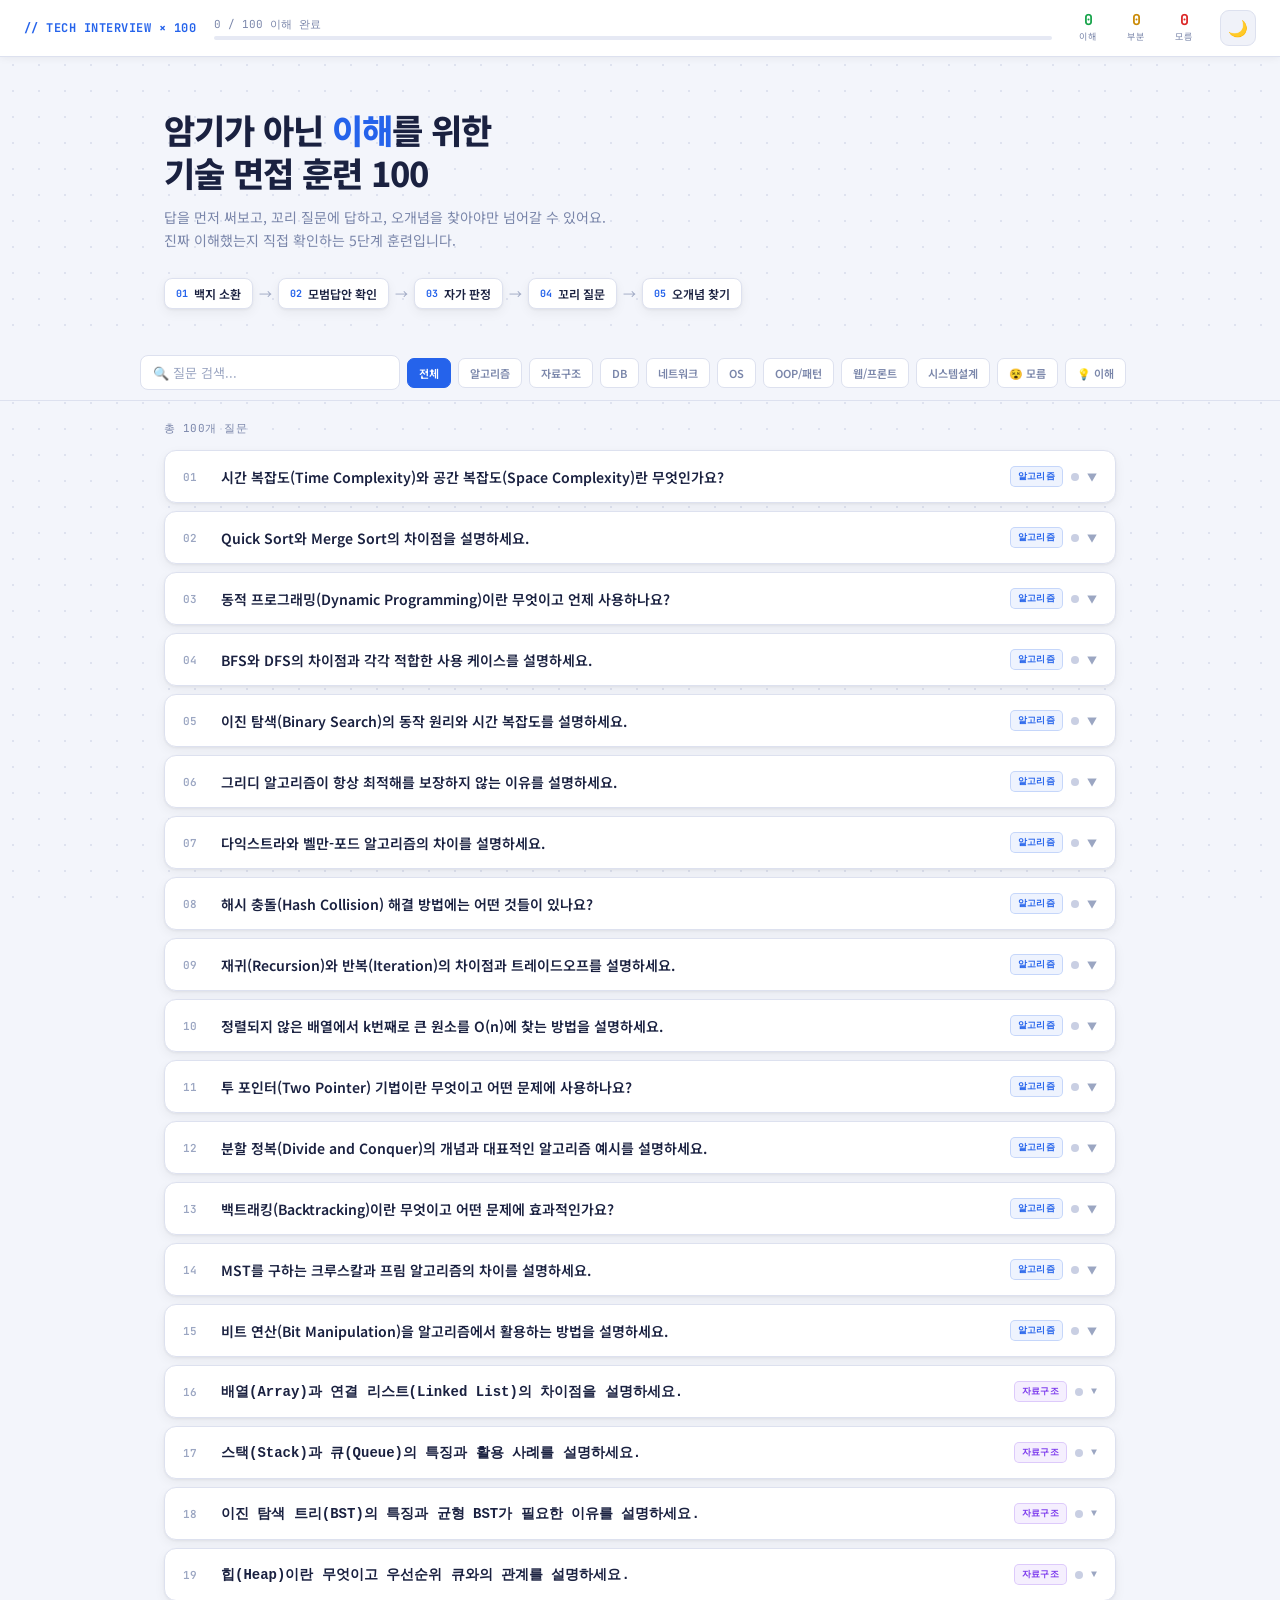
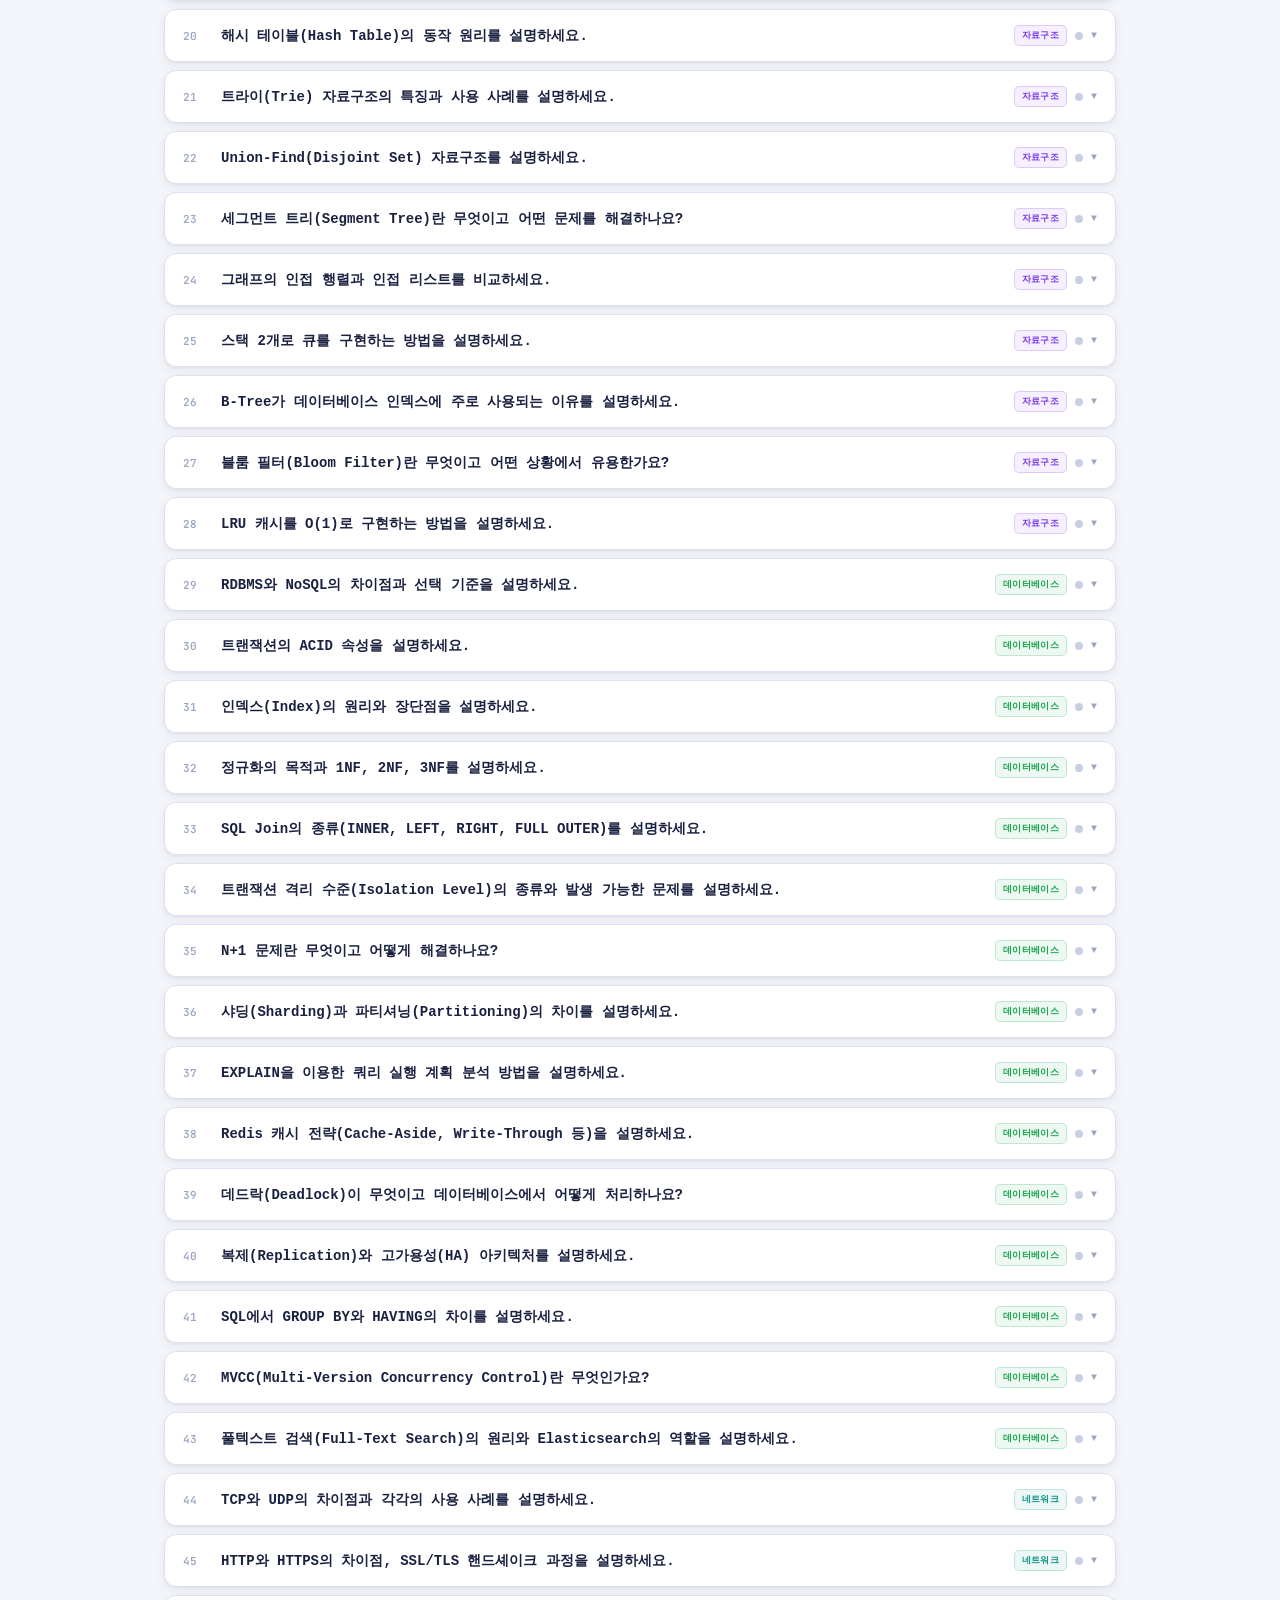
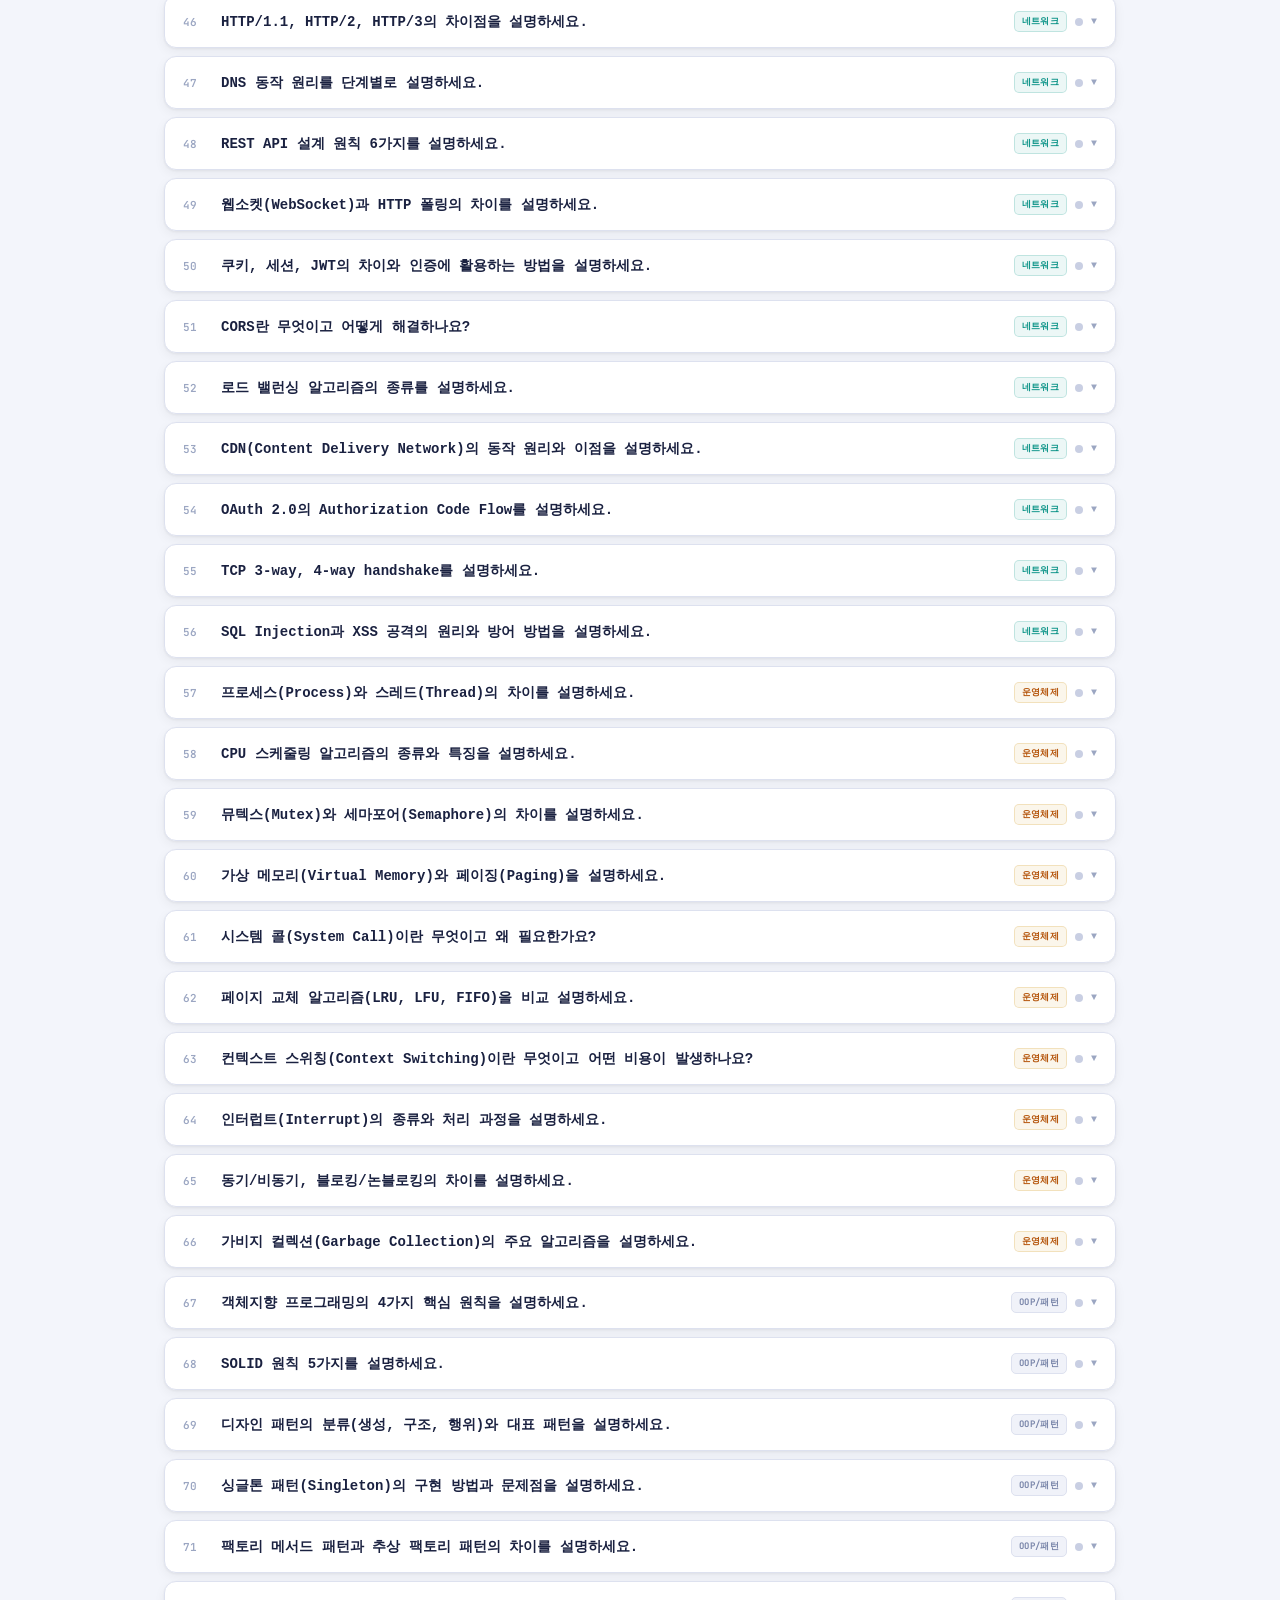
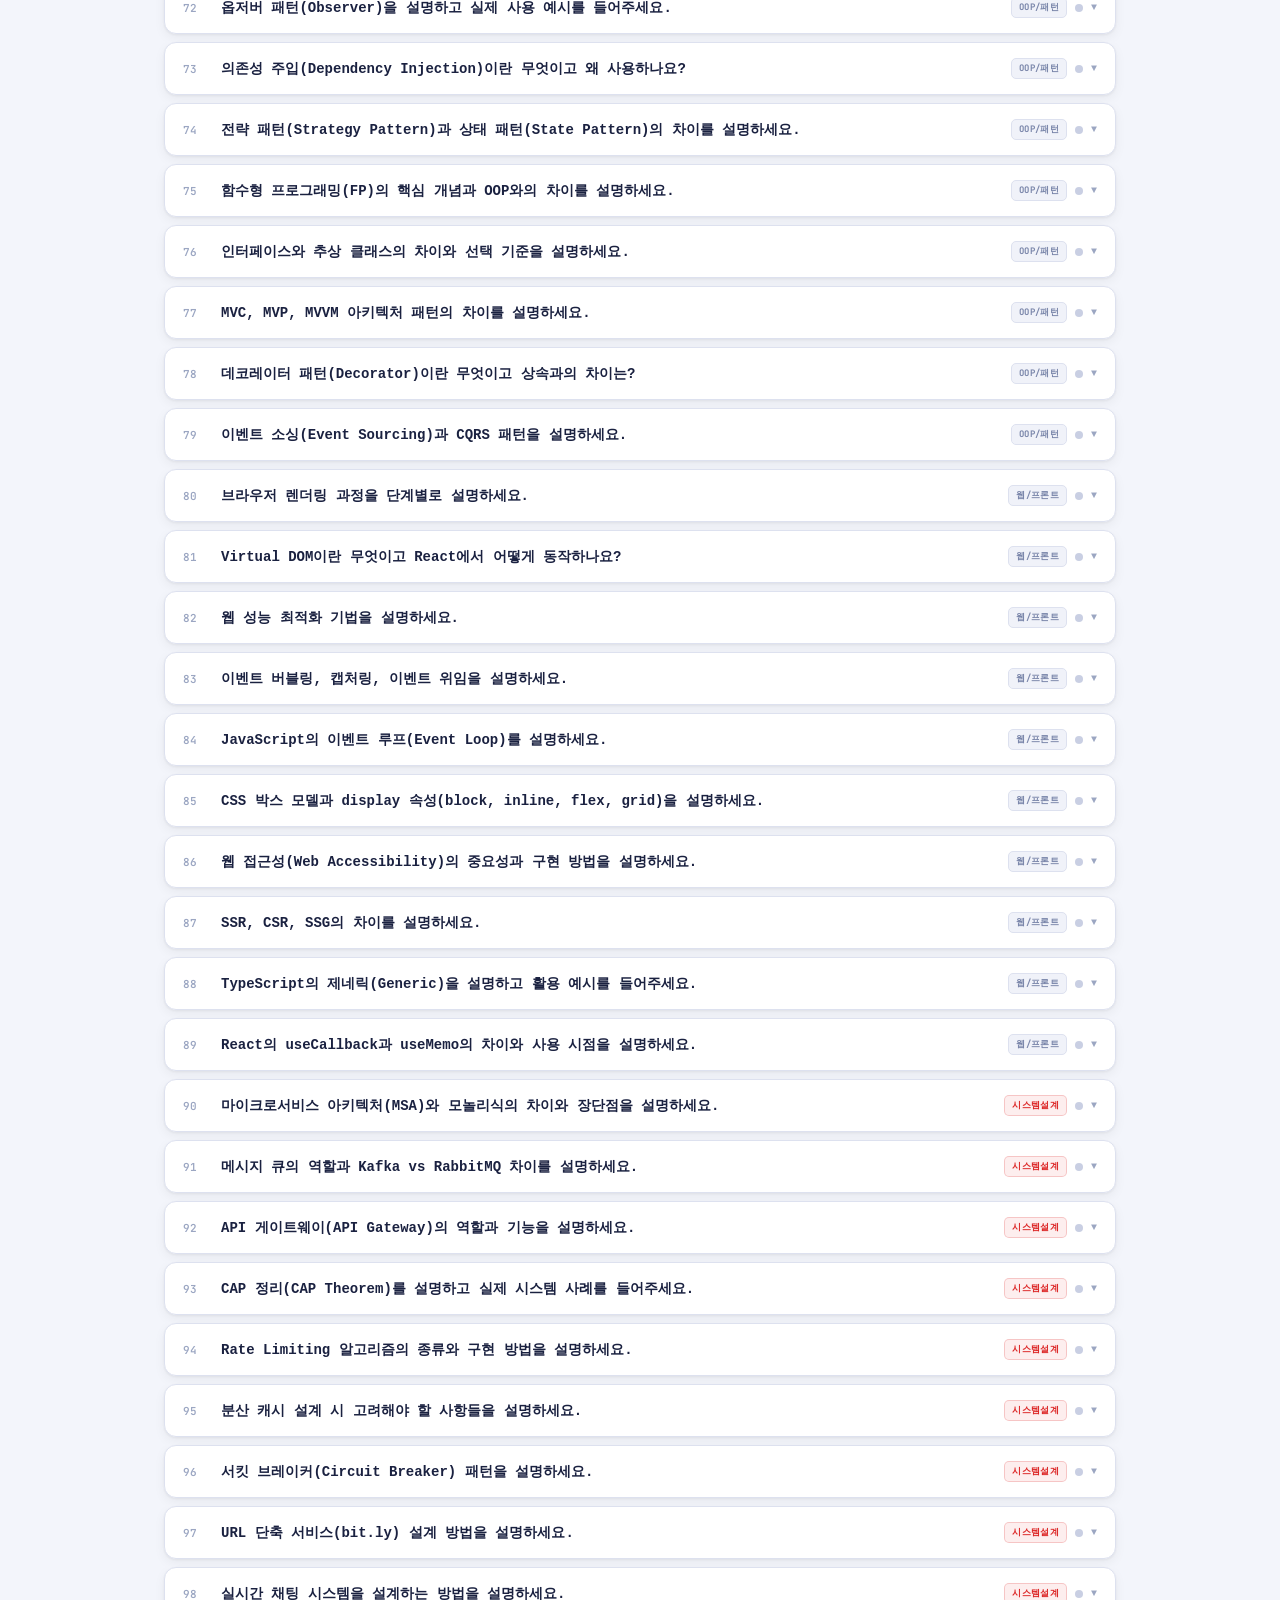
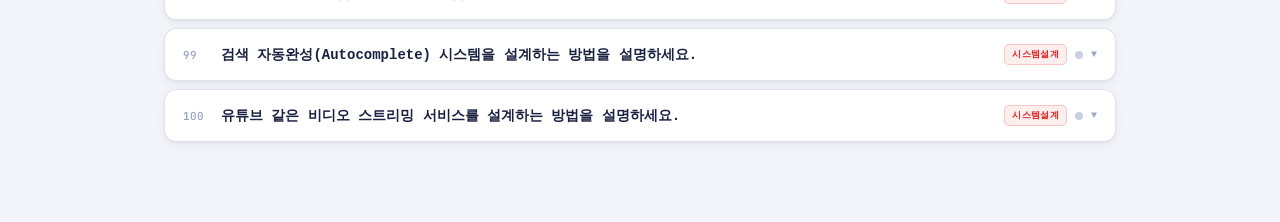
<file: index.html>
<!DOCTYPE html>
<html lang="ko">
<head>
  <meta charset="UTF-8">
  <meta name="viewport" content="width=device-width, initial-scale=1.0">
  <title>기술 면접 훈련 100 | 암기가 아닌 이해를</title>
  <meta name="description" content="100개의 기술 면접 질문을 5단계 이해 검증 시스템으로 훈련하세요. 백지 소환 → 모범답안 → 자가 판정 → 꼬리 질문 → 오개념 찾기">
  <!-- 테마 깜빡임 방지: 스크립트를 head 최상단에 인라인으로 실행 -->
  <script>
    (function() {
      var t = localStorage.getItem('ti_theme') || 'light';
      document.documentElement.setAttribute('data-theme', t);
    })();
  </script>
  <link rel="stylesheet" href="assets/style.css">
</head>
<body>

<!-- ── HEADER ── -->
<header class="header">
  <div class="logo">// TECH INTERVIEW × 100</div>
  <div class="progress-wrap">
    <div class="progress-text"><span id="masteredCount">0</span> / 100 이해 완료</div>
    <div class="progress-bar-bg">
      <div class="progress-bar-fill" id="progressFill" style="width:0%"></div>
    </div>
  </div>
  <div class="header-stats">
    <div class="hstat mastered">
      <div class="hstat-num" id="statMastered">0</div>
      <div class="hstat-label">이해</div>
    </div>
    <div class="hstat partial">
      <div class="hstat-num" id="statPartial">0</div>
      <div class="hstat-label">부분</div>
    </div>
    <div class="hstat unknown">
      <div class="hstat-num" id="statUnknown">0</div>
      <div class="hstat-label">모름</div>
    </div>
  </div>
  <button class="theme-toggle" id="themeBtn" onclick="toggleTheme()" title="다크/라이트 모드 전환">🌙</button>
</header>

<!-- ── HERO ── -->
<section class="hero">
  <h1>암기가 아닌 <em>이해</em>를 위한<br>기술 면접 훈련 100</h1>
  <p>답을 먼저 써보고, 꼬리 질문에 답하고, 오개념을 찾아야만 넘어갈 수 있어요.<br>진짜 이해했는지 직접 확인하는 5단계 훈련입니다.</p>
  <div class="flow-steps">
    <div class="flow-step"><span class="num">01</span> 백지 소환</div>
    <div class="flow-arrow">→</div>
    <div class="flow-step"><span class="num">02</span> 모범답안 확인</div>
    <div class="flow-arrow">→</div>
    <div class="flow-step"><span class="num">03</span> 자가 판정</div>
    <div class="flow-arrow">→</div>
    <div class="flow-step"><span class="num">04</span> 꼬리 질문</div>
    <div class="flow-arrow">→</div>
    <div class="flow-step"><span class="num">05</span> 오개념 찾기</div>
  </div>
</section>

<!-- ── FILTERS ── -->
<div class="filters">
  <div class="filters-inner">
    <input type="text" class="search-input" id="searchInput" placeholder="🔍 질문 검색...">
    <button class="filter-btn active" data-filter="all">전체</button>
    <button class="filter-btn" data-filter="알고리즘">알고리즘</button>
    <button class="filter-btn" data-filter="자료구조">자료구조</button>
    <button class="filter-btn" data-filter="데이터베이스">DB</button>
    <button class="filter-btn" data-filter="네트워크">네트워크</button>
    <button class="filter-btn" data-filter="운영체제">OS</button>
    <button class="filter-btn" data-filter="OOP/패턴">OOP/패턴</button>
    <button class="filter-btn" data-filter="웹/프론트">웹/프론트</button>
    <button class="filter-btn" data-filter="시스템설계">시스템설계</button>
    <button class="filter-btn" data-filter="status-unknown">😵 모름</button>
    <button class="filter-btn" data-filter="status-mastered">💡 이해</button>
  </div>
</div>

<!-- ── QUESTIONS ── -->
<main class="main">
  <div class="results-info" id="resultsInfo">로딩 중...</div>
  <div class="questions-list" id="questionsList"></div>
  <div class="empty-state" id="emptyState" style="display:none">검색 결과가 없어요 🔍</div>
</main>

<div class="toast" id="toast"></div>

<!-- 데이터 → 로직 순서 중요 -->
<script src="assets/data.js"></script>
<script src="assets/app.js"></script>
</body>
</html>
</file>
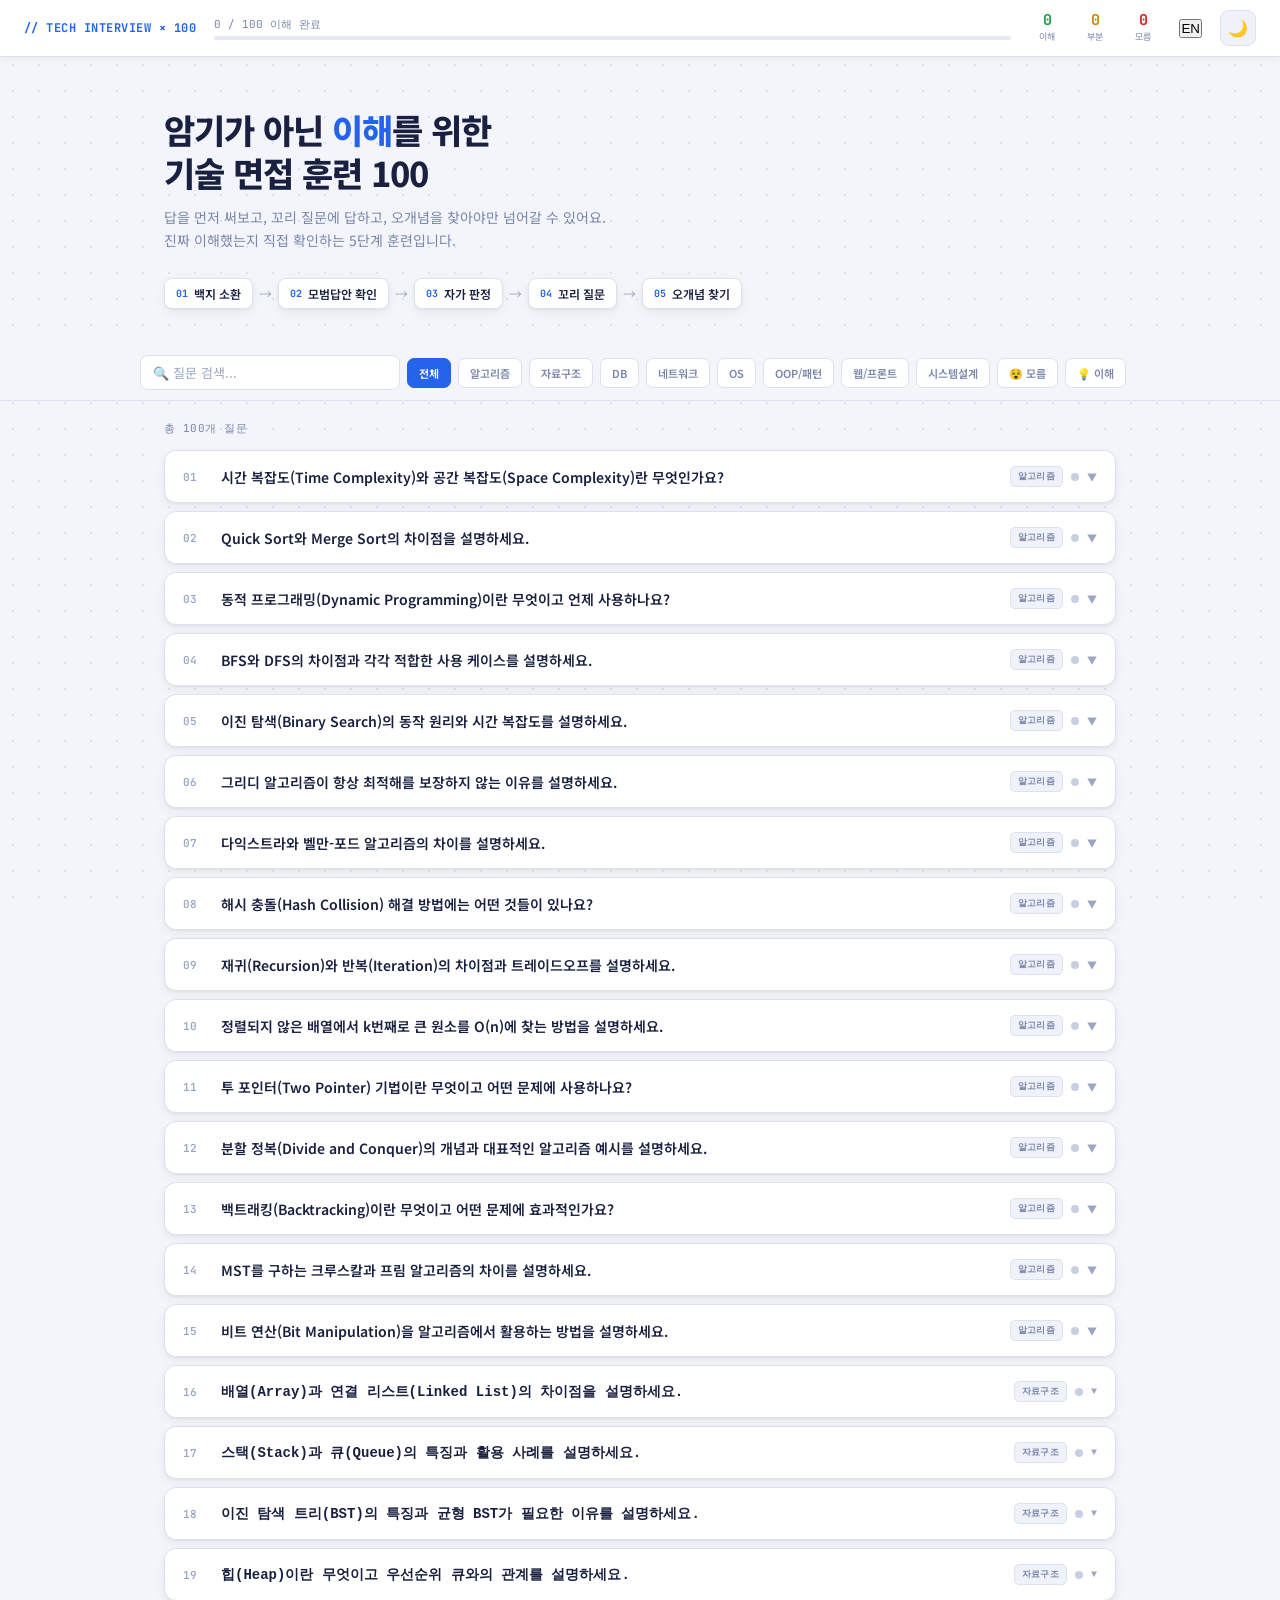
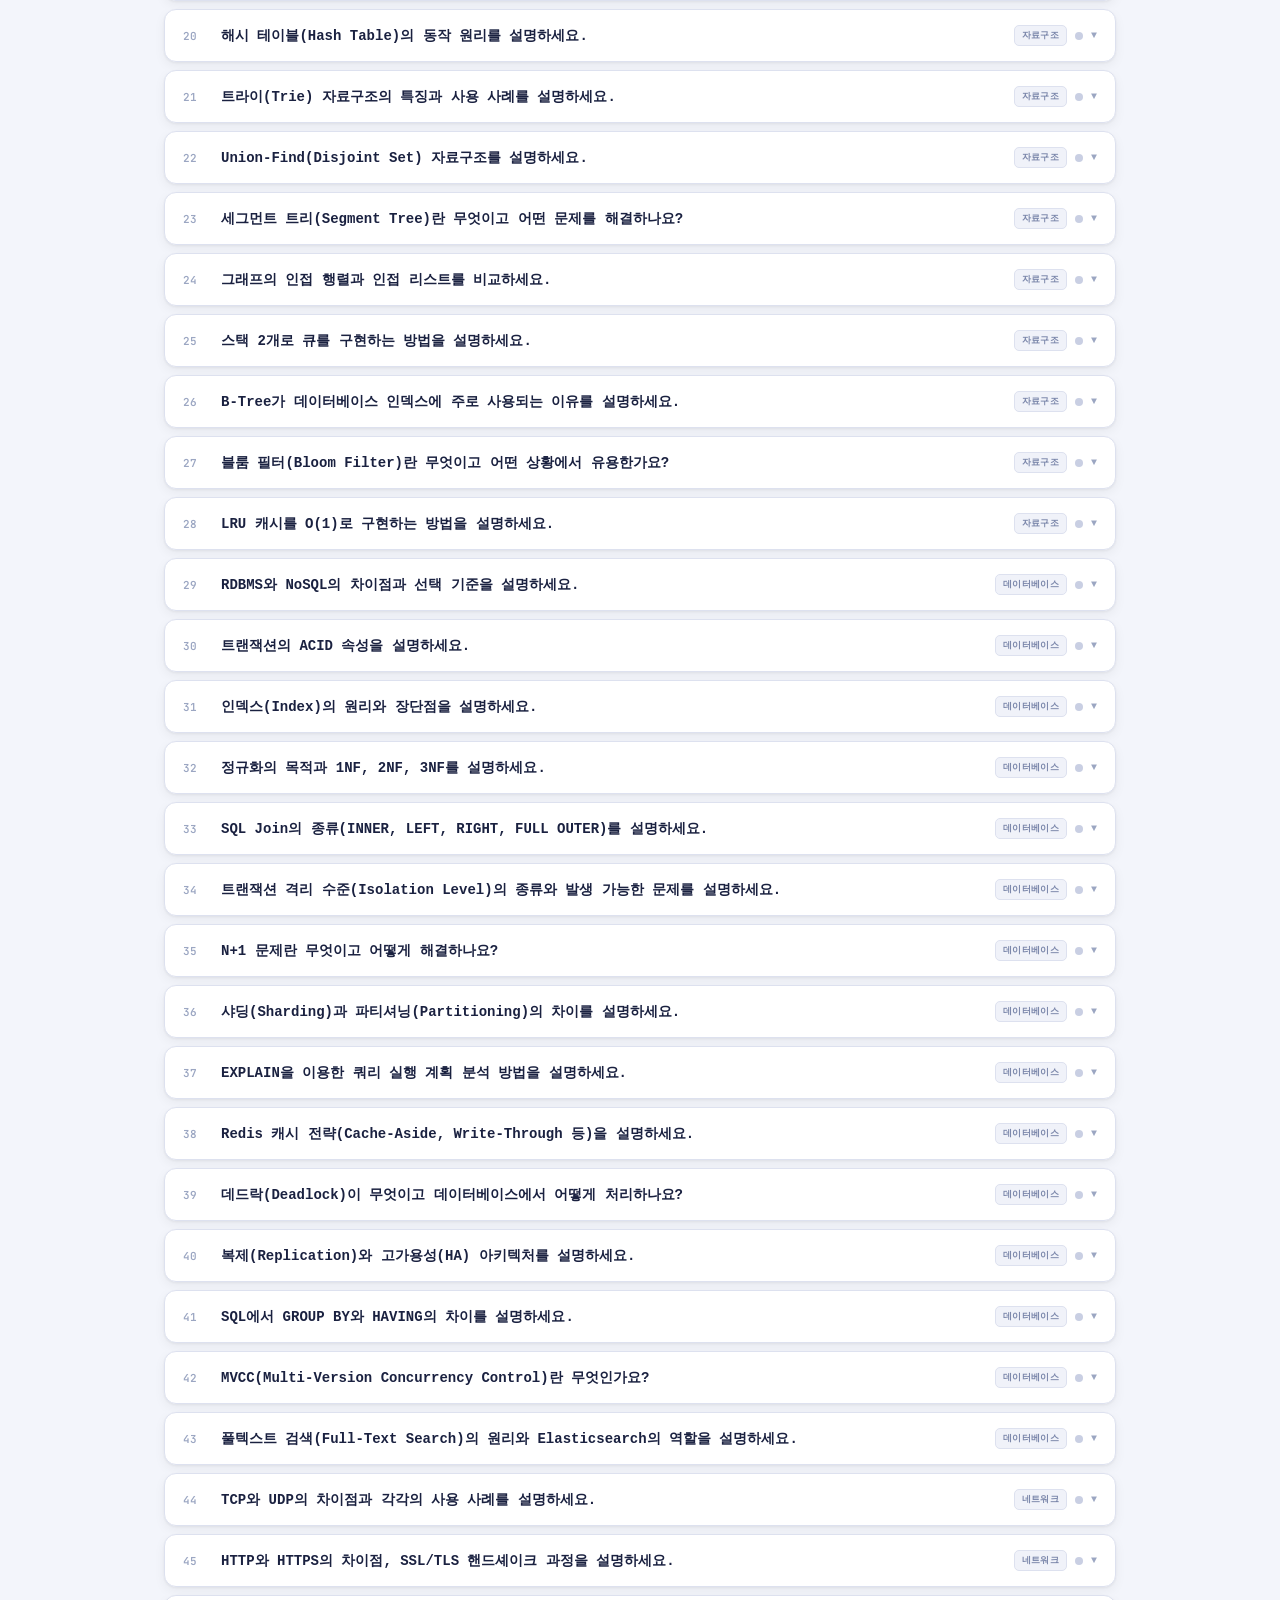
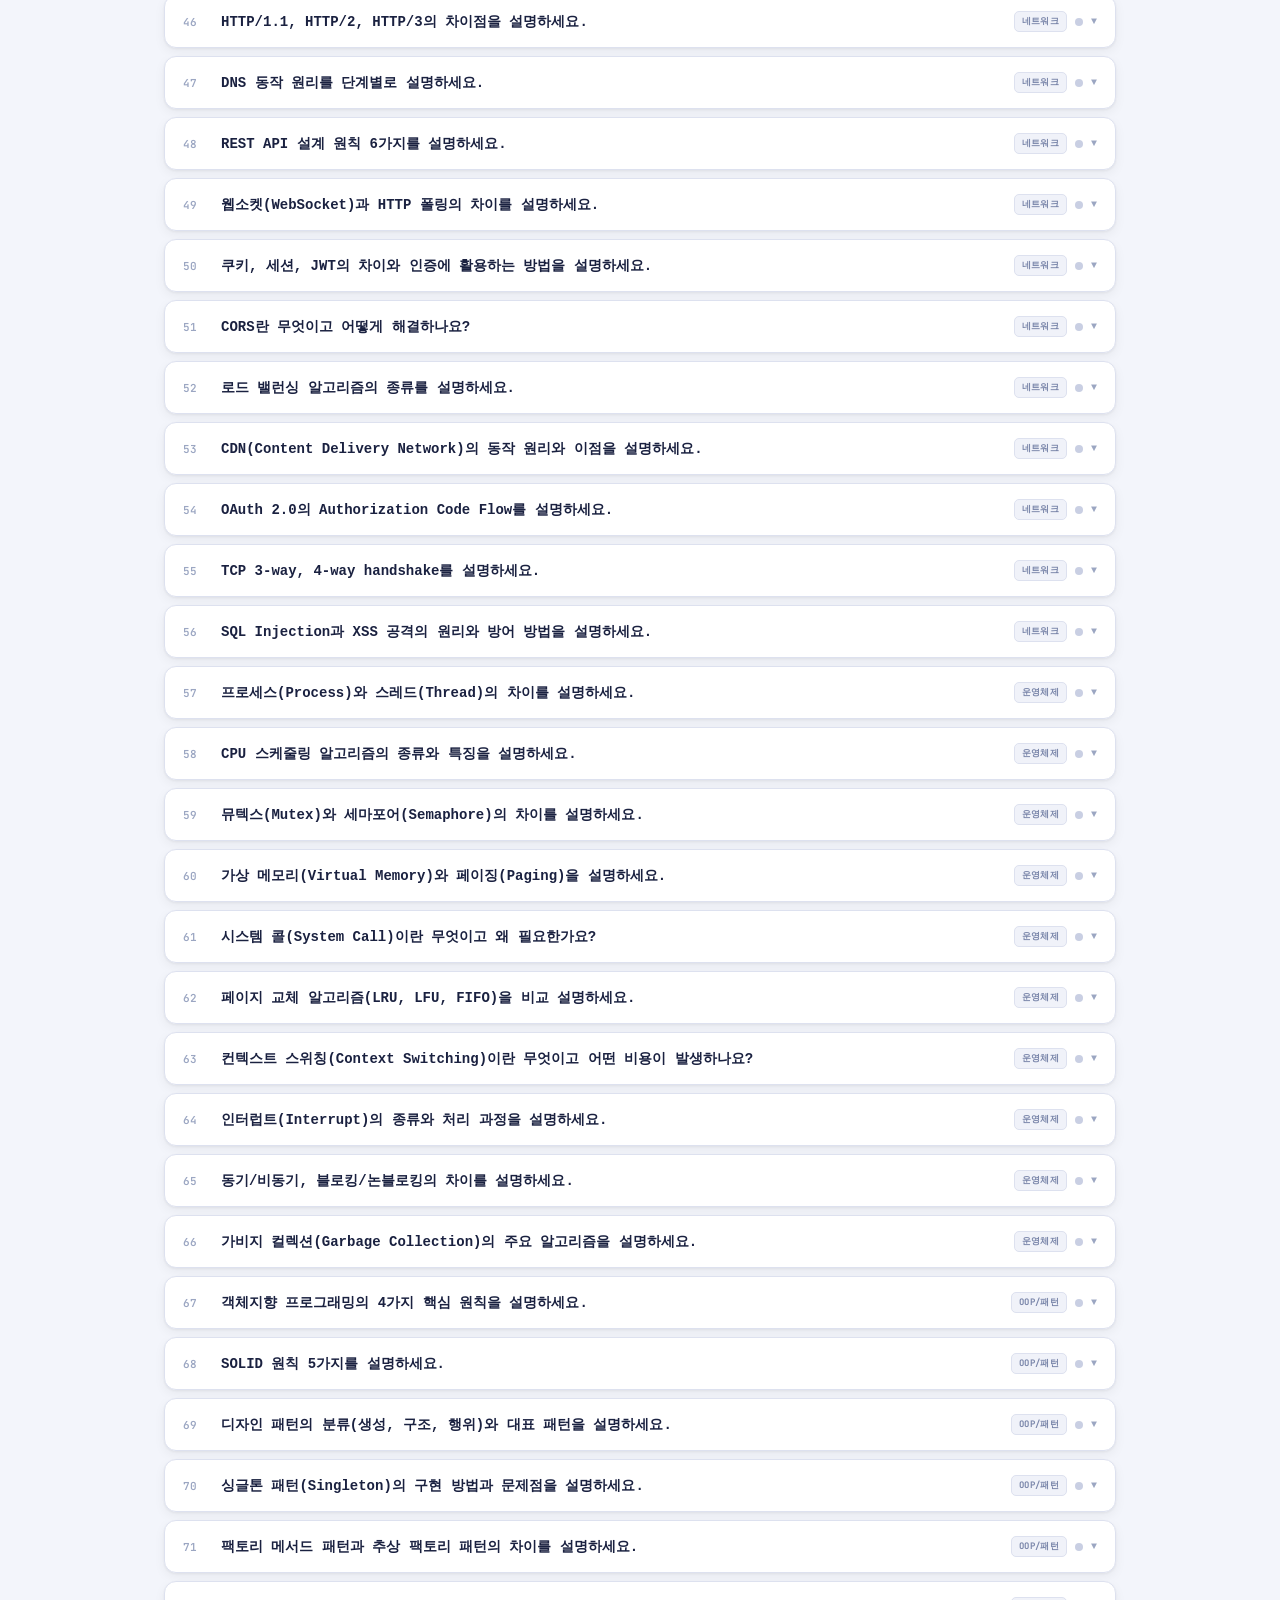
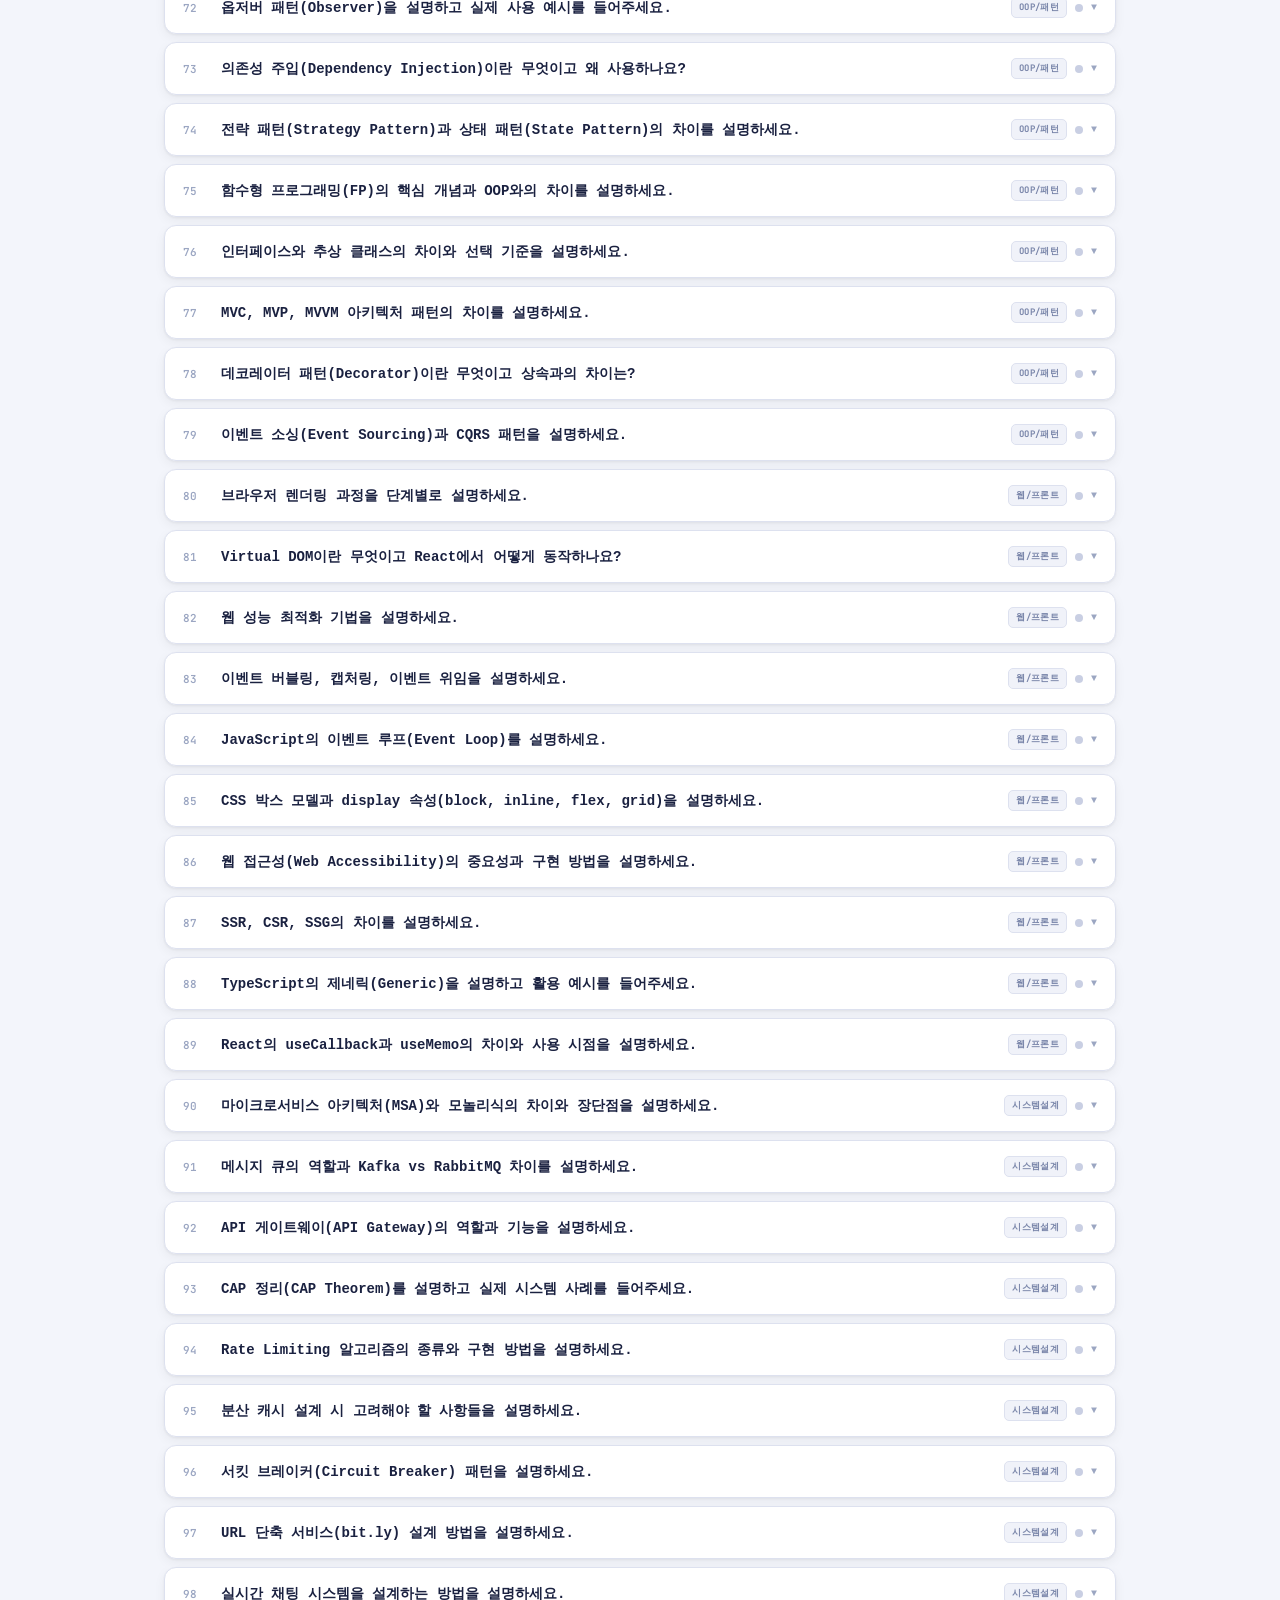
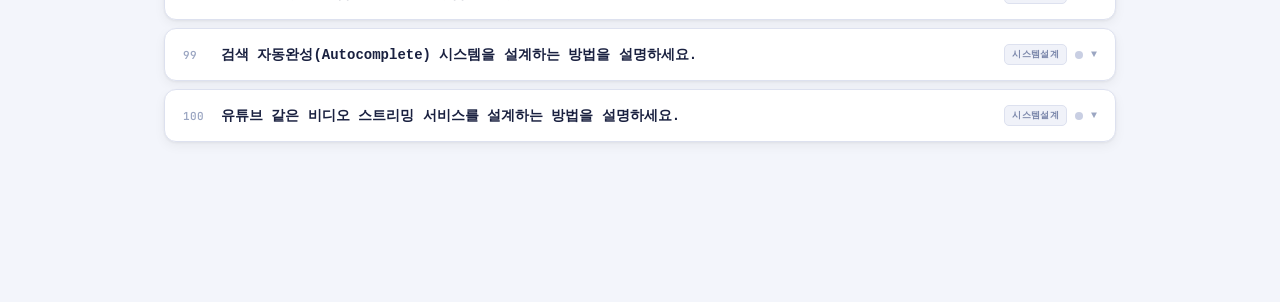
<file: docs/index.html>
<!DOCTYPE html>
<html lang="ko">
<head>
  <meta charset="UTF-8">
  <meta name="viewport" content="width=device-width, initial-scale=1.0">
  <title>기술 면접 훈련 100 | 암기가 아닌 이해를</title>
  <meta name="description" content="100개의 기술 면접 질문을 5단계 이해 검증 시스템으로 훈련하세요. 백지 소환 → 모범답안 → 자가 판정 → 꼬리 질문 → 오개념 찾기">
  <!-- 테마 깜빡임 방지: 스크립트를 head 최상단에 인라인으로 실행 -->
  <script>
    (function() {
      var t = localStorage.getItem('ti_theme') || 'light';
      document.documentElement.setAttribute('data-theme', t);
      // Force Korean language
      localStorage.setItem('ti_lang', 'ko');
    })();
  </script>
  <link rel="stylesheet" href="assets/style.css">
</head>
<body>

<!-- ── HEADER ── -->
<header class="header">
  <div class="logo">// TECH INTERVIEW × 100</div>
  <div class="progress-wrap">
    <div class="progress-text" id="progressText">0 / 100 이해 완료</div>
    <div class="progress-bar-bg">
      <div class="progress-bar-fill" id="progressFill" style="width:0%"></div>
    </div>
  </div>
  <div class="header-stats">
    <div class="hstat mastered">
      <div class="hstat-num" id="statMastered">0</div>
      <div class="hstat-label">이해</div>
    </div>
    <div class="hstat partial">
      <div class="hstat-num" id="statPartial">0</div>
      <div class="hstat-label">부분</div>
    </div>
    <div class="hstat unknown">
      <div class="hstat-num" id="statUnknown">0</div>
      <div class="hstat-label">모름</div>
    </div>
  </div>
  <button class="lang-toggle" id="langBtn" onclick="window.location.href='en.html'" title="Switch to English">EN</button>
  <button class="theme-toggle" id="themeBtn" onclick="toggleTheme()" title="다크/라이트 모드 전환">🌙</button>
</header>

<!-- ── HERO ── -->
<section class="hero">
  <h1>암기가 아닌 <em>이해</em>를 위한<br>기술 면접 훈련 100</h1>
  <p>답을 먼저 써보고, 꼬리 질문에 답하고, 오개념을 찾아야만 넘어갈 수 있어요.<br>진짜 이해했는지 직접 확인하는 5단계 훈련입니다.</p>
  <div class="flow-steps">
    <div class="flow-step"><span class="num">01</span> 백지 소환</div>
    <div class="flow-arrow">→</div>
    <div class="flow-step"><span class="num">02</span> 모범답안 확인</div>
    <div class="flow-arrow">→</div>
    <div class="flow-step"><span class="num">03</span> 자가 판정</div>
    <div class="flow-arrow">→</div>
    <div class="flow-step"><span class="num">04</span> 꼬리 질문</div>
    <div class="flow-arrow">→</div>
    <div class="flow-step"><span class="num">05</span> 오개념 찾기</div>
  </div>
</section>

<!-- ── FILTERS ── -->
<div class="filters">
  <div class="filters-inner">
    <input type="text" class="search-input" id="searchInput" placeholder="🔍 질문 검색...">
    <button class="filter-btn active" data-filter="all">전체</button>
    <button class="filter-btn" data-filter="cat-0">알고리즘</button>
    <button class="filter-btn" data-filter="cat-1">자료구조</button>
    <button class="filter-btn" data-filter="cat-2">DB</button>
    <button class="filter-btn" data-filter="cat-3">네트워크</button>
    <button class="filter-btn" data-filter="cat-4">OS</button>
    <button class="filter-btn" data-filter="cat-5">OOP/패턴</button>
    <button class="filter-btn" data-filter="cat-6">웹/프론트</button>
    <button class="filter-btn" data-filter="cat-7">시스템설계</button>
    <button class="filter-btn" data-filter="status-unknown">😵 모름</button>
    <button class="filter-btn" data-filter="status-mastered">💡 이해</button>
  </div>
</div>

<!-- ── QUESTIONS ── -->
<main class="main">
  <div class="results-info" id="resultsInfo">로딩 중...</div>
  <div class="questions-list" id="questionsList"></div>
  <div class="empty-state" id="emptyState" style="display:none">검색 결과가 없어요 🔍</div>
</main>

<div class="toast" id="toast"></div>

<!-- 데이터 → 로직 순서 중요 -->
<script src="assets/data.js"></script>
<script src="assets/data-en.js"></script>
<script src="assets/app.js"></script>
</body>
</html>
</file>
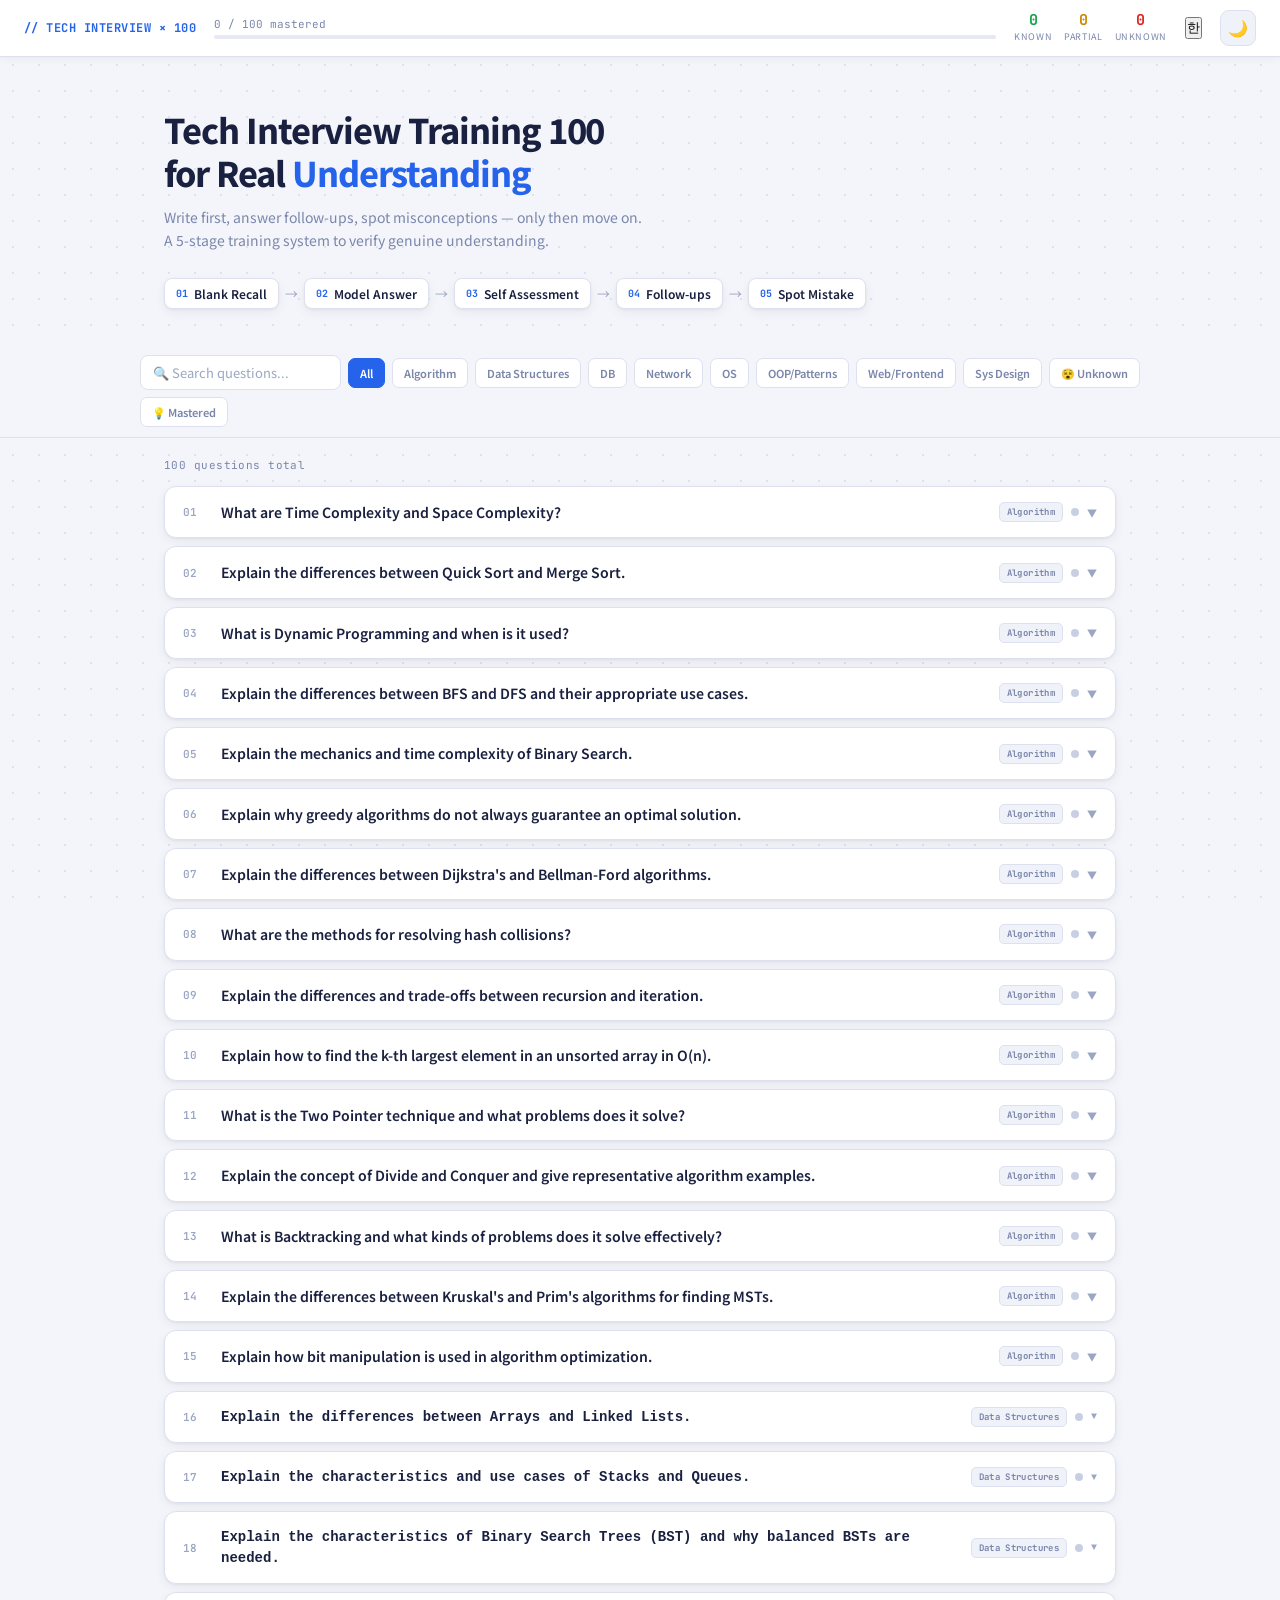
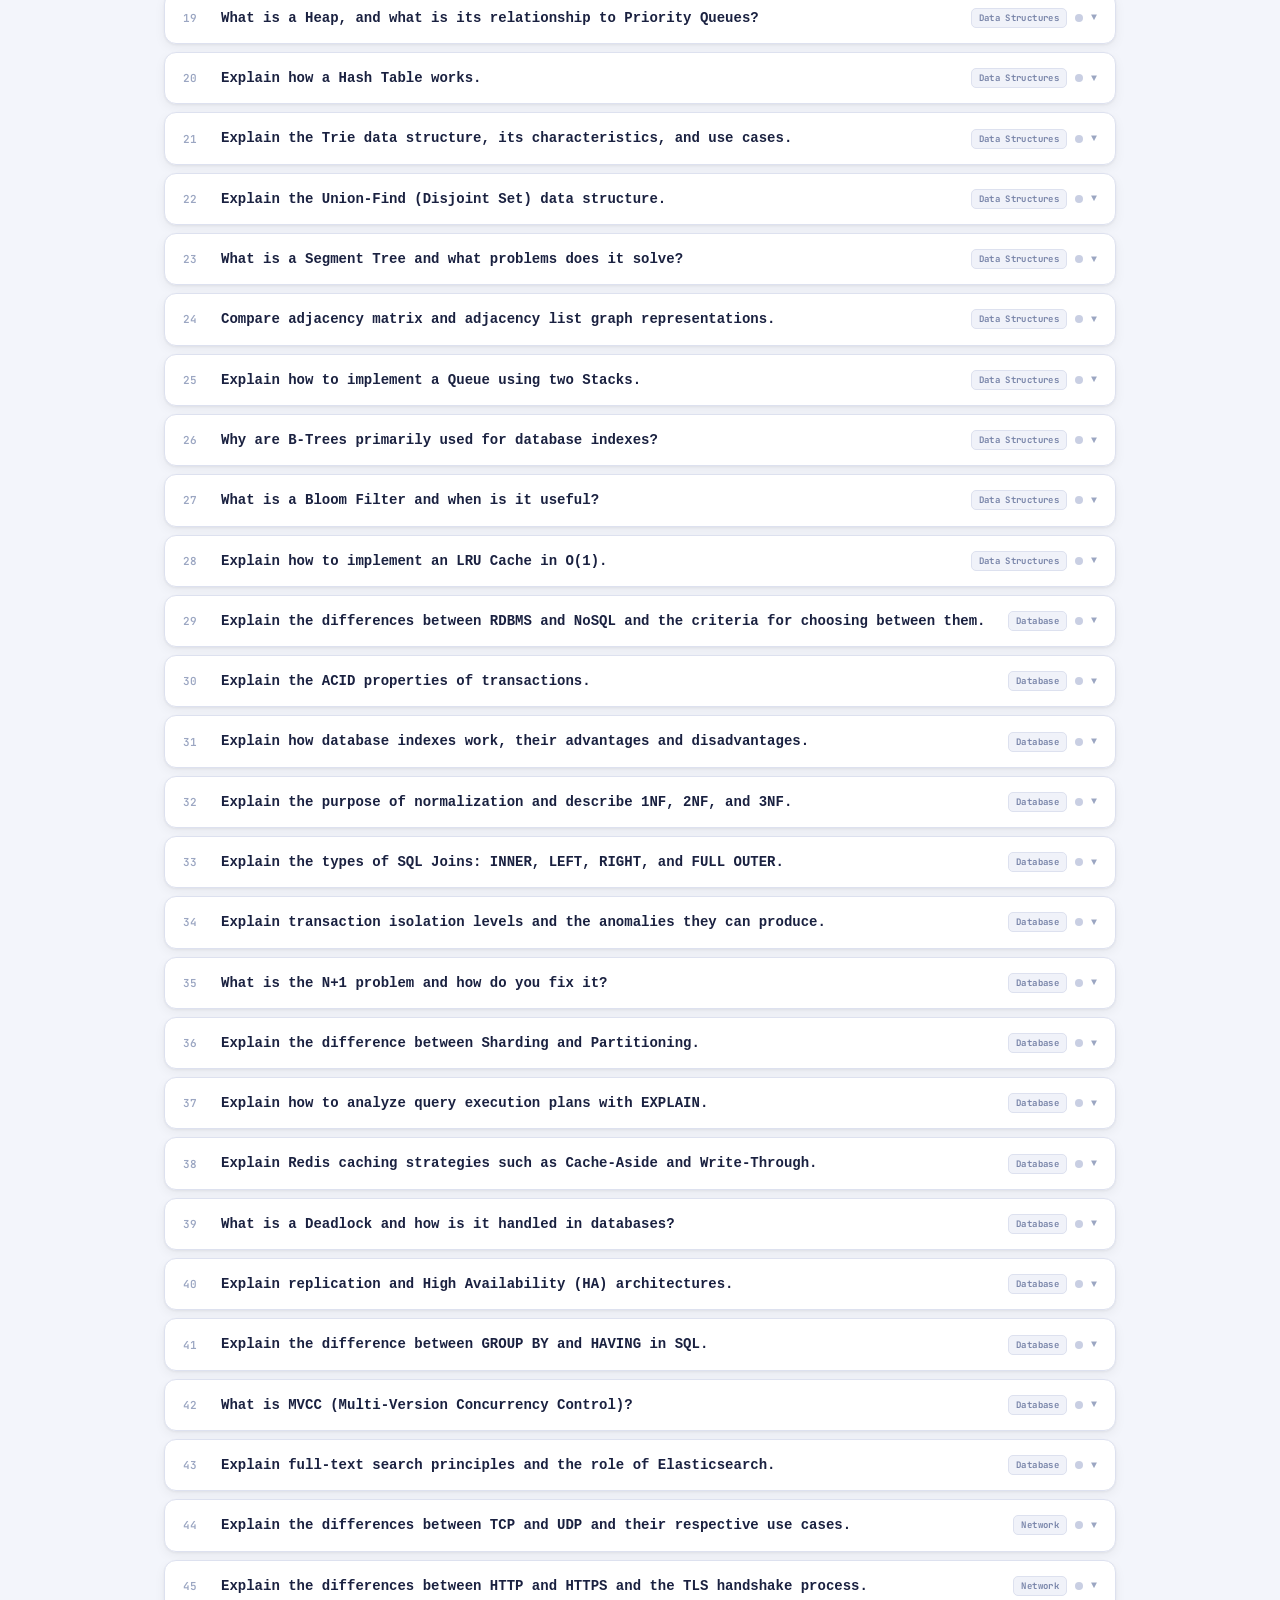
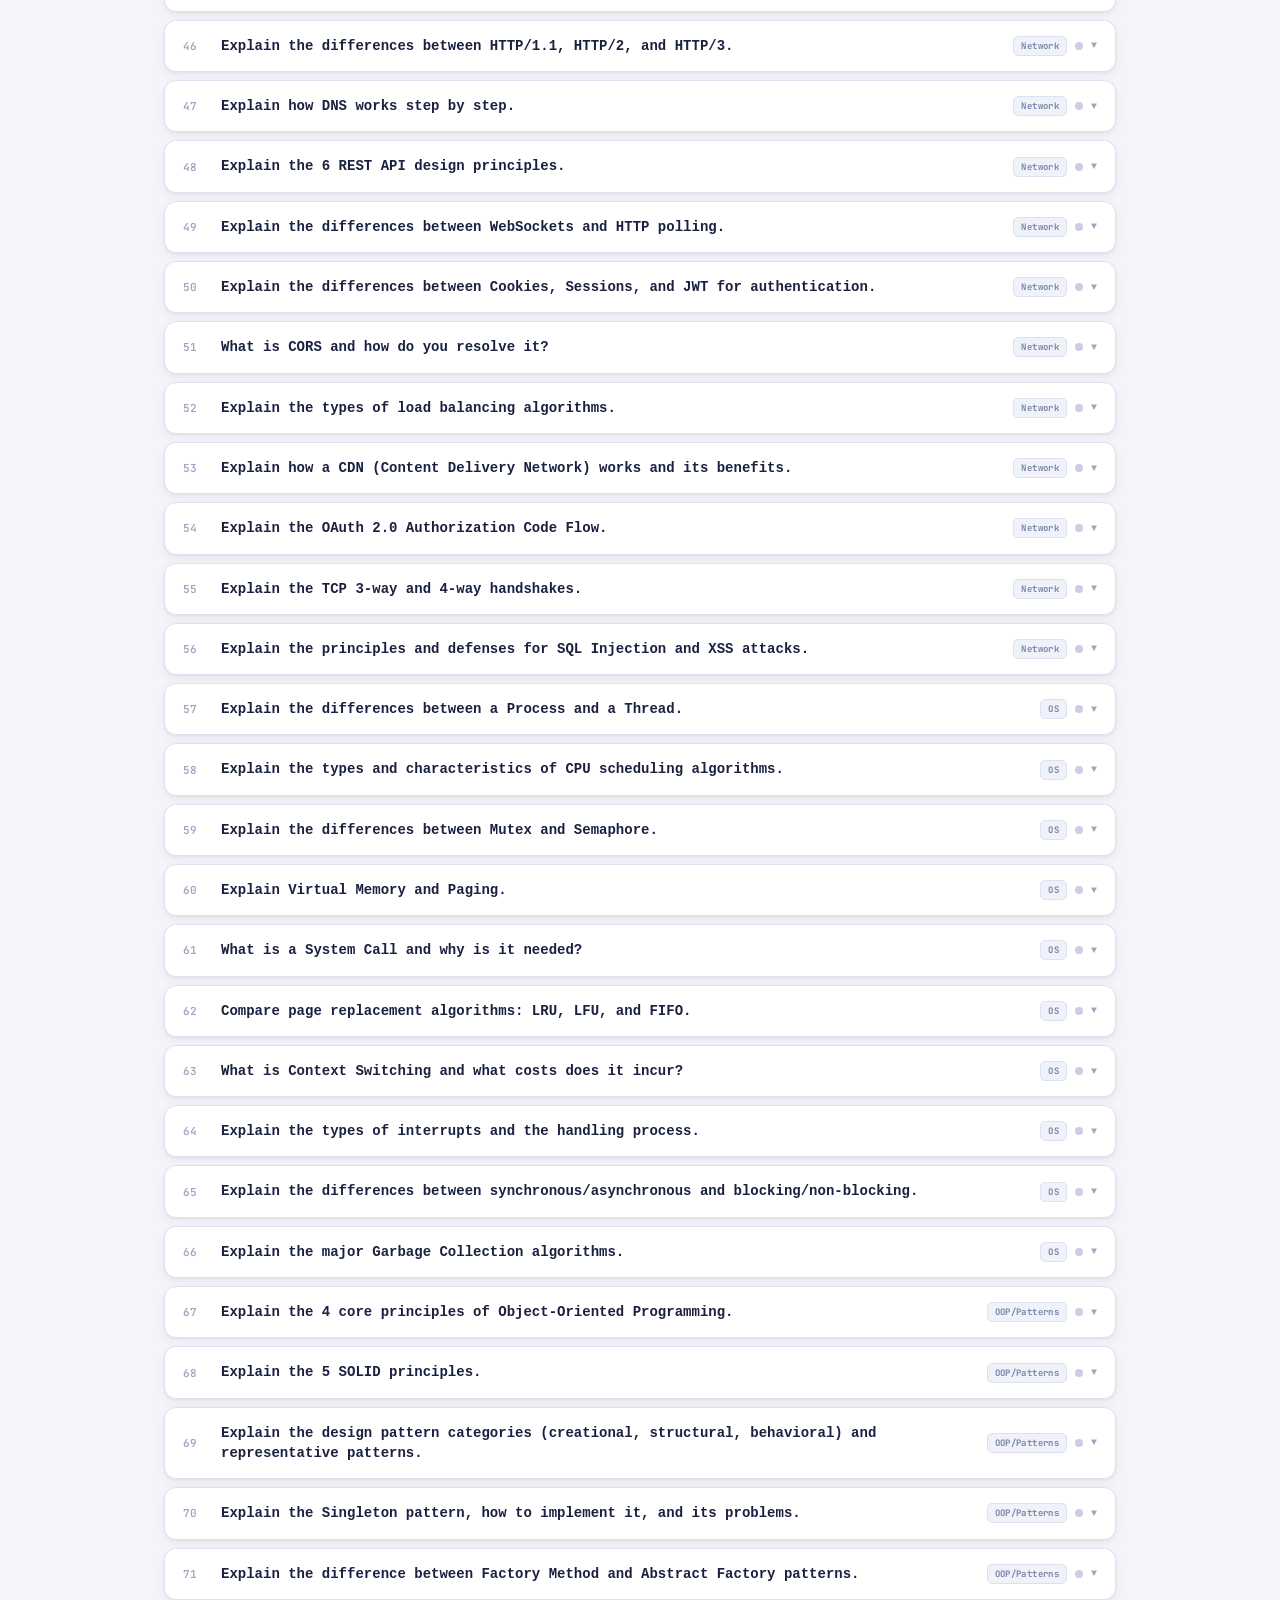
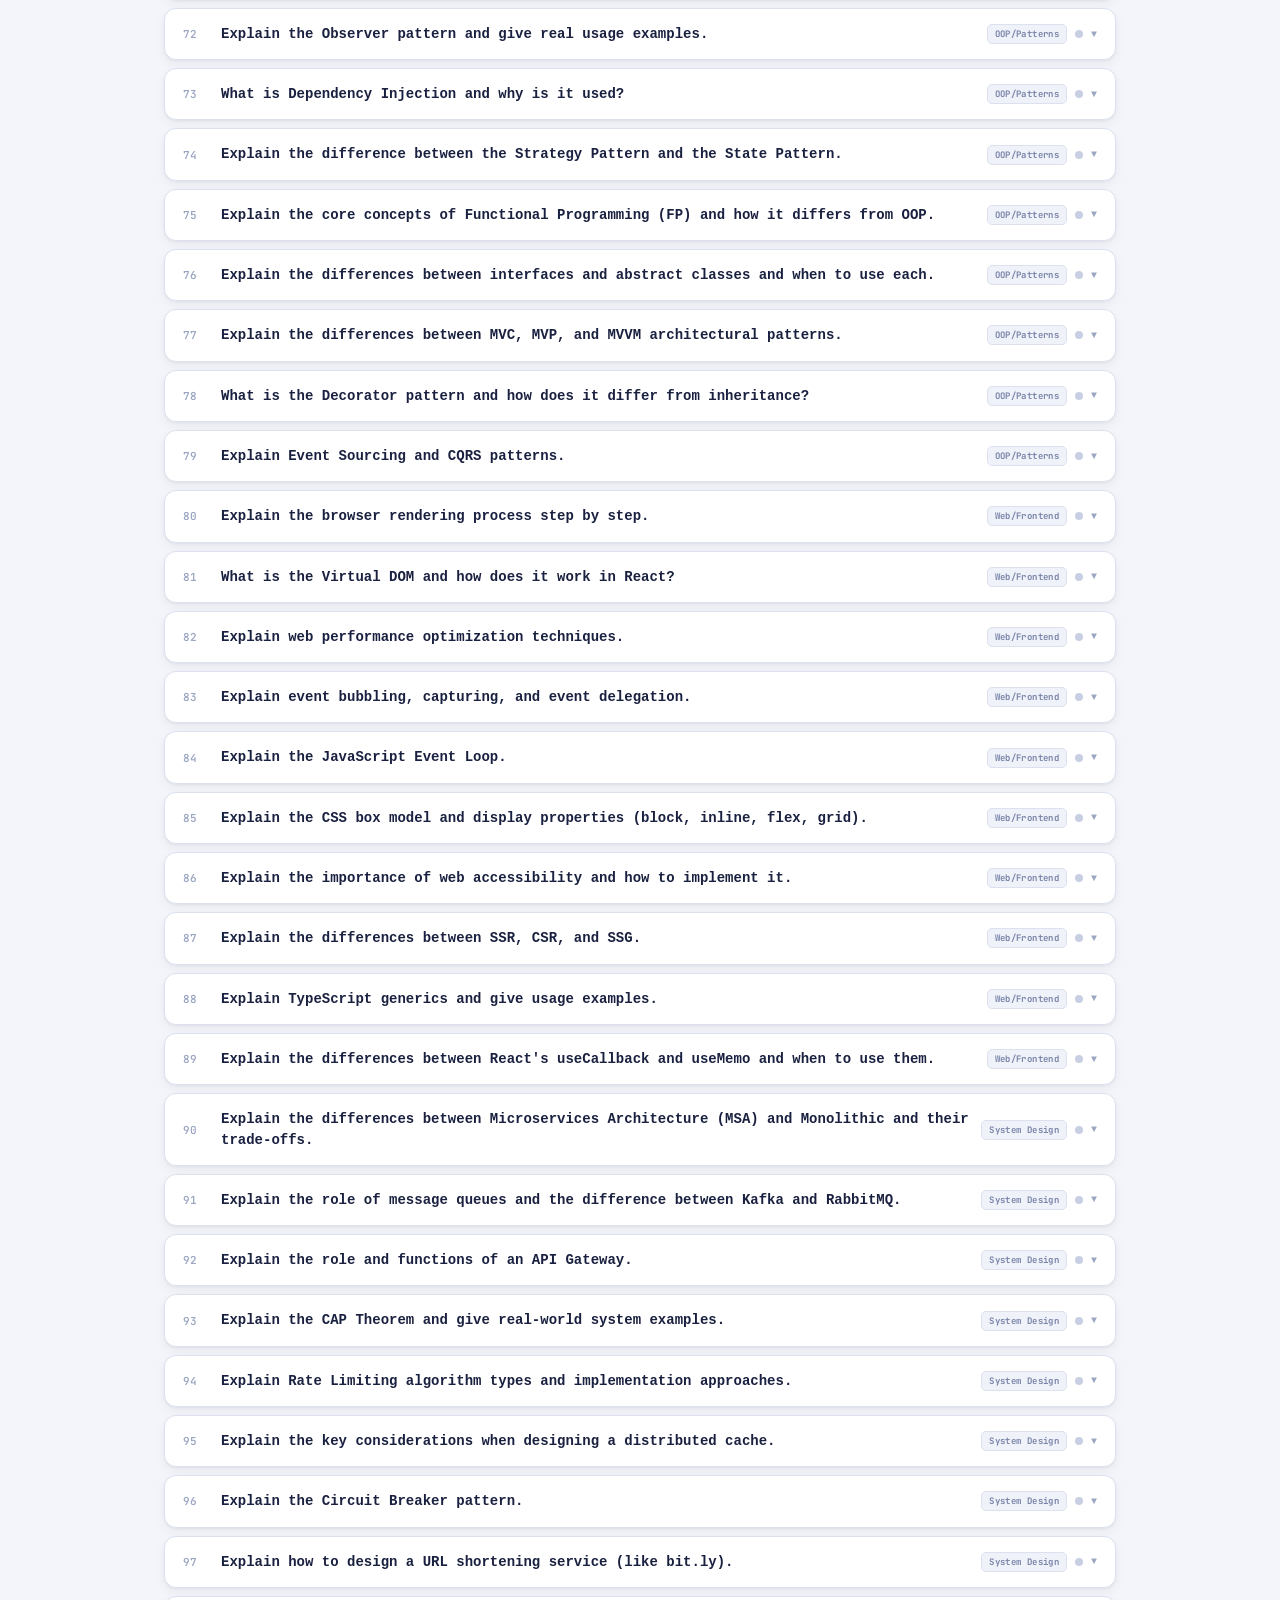
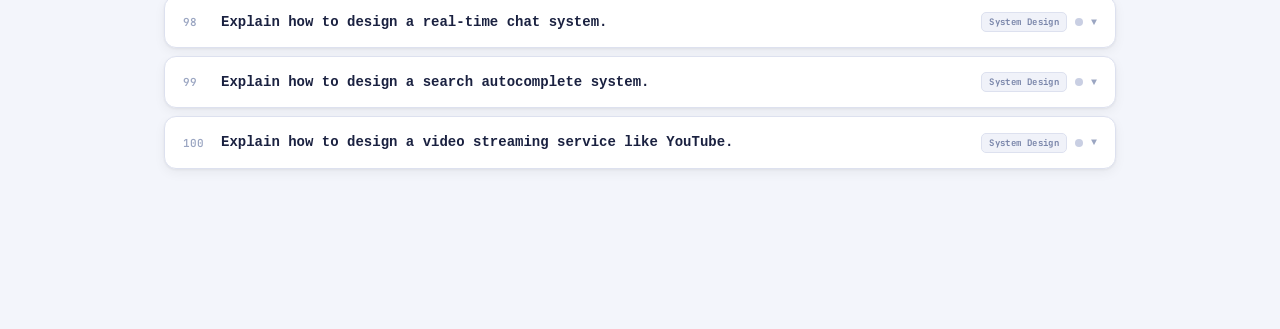
<file: docs/en.html>
<!DOCTYPE html>
<html lang="en">
<head>
  <meta charset="UTF-8">
  <meta name="viewport" content="width=device-width, initial-scale=1.0">
  <title>Tech Interview 100 | Real Understanding</title>
  <meta name="description" content="Train 100 tech interview questions with a 5-stage understanding verification system. Blank Recall → Model Answer → Self Assessment → Follow-ups → Spot the Misconception">
  <!-- Prevent theme flicker -->
  <script>
    (function() {
      var t = localStorage.getItem('ti_theme') || 'light';
      document.documentElement.setAttribute('data-theme', t);
      // Force English language
      localStorage.setItem('ti_lang', 'en');
    })();
  </script>
  <link rel="stylesheet" href="assets/style.css">
</head>
<body>

<!-- ── HEADER ── -->
<header class="header">
  <div class="logo">// TECH INTERVIEW × 100</div>
  <div class="progress-wrap">
    <div class="progress-text" id="progressText">0 / 100 mastered</div>
    <div class="progress-bar-bg">
      <div class="progress-bar-fill" id="progressFill" style="width:0%"></div>
    </div>
  </div>
  <div class="header-stats">
    <div class="hstat mastered">
      <div class="hstat-num" id="statMastered">0</div>
      <div class="hstat-label">Known</div>
    </div>
    <div class="hstat partial">
      <div class="hstat-num" id="statPartial">0</div>
      <div class="hstat-label">Partial</div>
    </div>
    <div class="hstat unknown">
      <div class="hstat-num" id="statUnknown">0</div>
      <div class="hstat-label">Unknown</div>
    </div>
  </div>
  <button class="lang-toggle" id="langBtn" onclick="window.location.href='index.html'" title="한국어로 이동">한</button>
  <button class="theme-toggle" id="themeBtn" onclick="toggleTheme()" title="Toggle dark/light mode">🌙</button>
</header>

<!-- ── HERO ── -->
<section class="hero">
  <h1>Tech Interview Training 100<br>for Real <em>Understanding</em></h1>
  <p>Write first, answer follow-ups, spot misconceptions — only then move on.<br>A 5-stage training system to verify genuine understanding.</p>
  <div class="flow-steps">
    <div class="flow-step"><span class="num">01</span> Blank Recall</div>
    <div class="flow-arrow">→</div>
    <div class="flow-step"><span class="num">02</span> Model Answer</div>
    <div class="flow-arrow">→</div>
    <div class="flow-step"><span class="num">03</span> Self Assessment</div>
    <div class="flow-arrow">→</div>
    <div class="flow-step"><span class="num">04</span> Follow-ups</div>
    <div class="flow-arrow">→</div>
    <div class="flow-step"><span class="num">05</span> Spot Mistake</div>
  </div>
</section>

<!-- ── FILTERS ── -->
<div class="filters">
  <div class="filters-inner">
    <input type="text" class="search-input" id="searchInput" placeholder="🔍 Search questions...">
    <button class="filter-btn active" data-filter="all">All</button>
    <button class="filter-btn" data-filter="cat-0">Algorithm</button>
    <button class="filter-btn" data-filter="cat-1">Data Structures</button>
    <button class="filter-btn" data-filter="cat-2">DB</button>
    <button class="filter-btn" data-filter="cat-3">Network</button>
    <button class="filter-btn" data-filter="cat-4">OS</button>
    <button class="filter-btn" data-filter="cat-5">OOP/Patterns</button>
    <button class="filter-btn" data-filter="cat-6">Web/Frontend</button>
    <button class="filter-btn" data-filter="cat-7">Sys Design</button>
    <button class="filter-btn" data-filter="status-unknown">😵 Unknown</button>
    <button class="filter-btn" data-filter="status-mastered">💡 Mastered</button>
  </div>
</div>

<!-- ── QUESTIONS ── -->
<main class="main">
  <div class="results-info" id="resultsInfo">Loading...</div>
  <div class="questions-list" id="questionsList"></div>
  <div class="empty-state" id="emptyState" style="display:none">No results found 🔍</div>
</main>

<div class="toast" id="toast"></div>

<!-- data → logic order matters -->
<script src="assets/data.js"></script>
<script src="assets/data-en.js"></script>
<script src="assets/app.js"></script>
</body>
</html>
</file>
<file: assets/style.css>
@import url('https://fonts.googleapis.com/css2?family=JetBrains+Mono:wght@400;600;700&family=Noto+Sans+KR:wght@400;500;600;700;800&display=swap');

/* ── LIGHT (default) ── */
:root {
  --bg:        #f3f5fb;
  --s1:        #ffffff;
  --s2:        #f0f2f9;
  --s3:        #e6e9f4;
  --border:    #dde1ef;
  --border2:   #c9cfe3;
  --text:      #1a2140;
  --muted:     #7a86aa;
  --muted2:    #9ba6c2;
  --accent:    #2563eb;
  --green:     #16a34a;
  --yellow:    #ca8a04;
  --red:       #dc2626;
  --orange:    #ea580c;
  --purple:    #7c3aed;
  --teal:      #0d9488;
  --shadow:    0 1px 3px rgba(0,0,0,.06),0 4px 12px rgba(0,0,0,.05);
  --shadow-lg: 0 2px 8px rgba(0,0,0,.09),0 8px 24px rgba(0,0,0,.07);
}

/* ── DARK ── */
[data-theme="dark"] {
  --bg:        #0d1017;
  --s1:        #131720;
  --s2:        #181d28;
  --s3:        #1e2434;
  --border:    #252d42;
  --border2:   #303a54;
  --text:      #dde3f0;
  --muted:     #525f80;
  --muted2:    #6d7a9a;
  --shadow:    0 1px 3px rgba(0,0,0,.25),0 4px 12px rgba(0,0,0,.2);
  --shadow-lg: 0 2px 8px rgba(0,0,0,.35),0 8px 24px rgba(0,0,0,.28);
}

*,*::before,*::after{box-sizing:border-box;margin:0;padding:0}
html{scroll-behavior:smooth}
body{background:var(--bg);color:var(--text);font-family:'Noto Sans KR',sans-serif;min-height:100vh;overflow-x:hidden;transition:background .3s,color .3s}
body::before{content:'';position:fixed;inset:0;background-image:radial-gradient(circle,var(--border2) 1px,transparent 1px);background-size:26px 26px;pointer-events:none;z-index:0;opacity:.5;transition:opacity .3s}
[data-theme="dark"] body::before{opacity:.22}

/* HEADER */
.header{position:sticky;top:0;z-index:100;background:var(--s1);border-bottom:1px solid var(--border);padding:10px 24px;display:flex;align-items:center;gap:18px;box-shadow:0 1px 8px rgba(0,0,0,.06);transition:background .3s,border-color .3s}
.logo{font-family:'JetBrains Mono',monospace;font-size:12px;font-weight:700;color:var(--accent);white-space:nowrap;letter-spacing:.04em}
.progress-wrap{flex:1;min-width:0}
.progress-text{font-size:11px;color:var(--muted);margin-bottom:4px;font-family:'JetBrains Mono',monospace}
.progress-bar-bg{height:4px;background:var(--s3);border-radius:99px;overflow:hidden}
.progress-bar-fill{height:100%;background:linear-gradient(90deg,var(--accent),var(--teal));border-radius:99px;transition:width .4s ease}
.header-stats{display:flex;gap:12px}
.hstat{text-align:center;min-width:36px}
.hstat-num{font-family:'JetBrains Mono',monospace;font-size:15px;font-weight:700;line-height:1}
.hstat-label{font-size:9px;color:var(--muted);margin-top:2px;text-transform:uppercase;letter-spacing:.07em}
.hstat.mastered .hstat-num{color:var(--green)}
.hstat.partial  .hstat-num{color:var(--yellow)}
.hstat.unknown  .hstat-num{color:var(--red)}

/* THEME TOGGLE */
.theme-toggle{width:36px;height:36px;background:var(--s2);border:1px solid var(--border);border-radius:9px;display:flex;align-items:center;justify-content:center;font-size:16px;cursor:pointer;flex-shrink:0;transition:background .2s,transform .15s}
.theme-toggle:hover{background:var(--s3);transform:scale(1.08)}

/* HERO */
.hero{padding:52px 24px 36px;max-width:1000px;margin:0 auto;position:relative;z-index:1}
.hero h1{font-size:clamp(22px,4vw,34px);font-weight:800;letter-spacing:-.03em;line-height:1.25;margin-bottom:12px}
.hero h1 em{font-style:normal;color:var(--accent)}
.hero p{font-size:14px;color:var(--muted);line-height:1.65;margin-bottom:26px;max-width:500px}
.flow-steps{display:flex;align-items:center;flex-wrap:wrap;gap:6px}
.flow-step{display:flex;align-items:center;gap:6px;background:var(--s1);border:1px solid var(--border);border-radius:8px;padding:6px 11px;font-size:12px;font-weight:600;box-shadow:var(--shadow)}
.flow-step .num{font-family:'JetBrains Mono',monospace;font-size:10px;color:var(--accent);font-weight:700}
.flow-arrow{color:var(--muted2);font-size:13px}

/* FILTERS */
.filters{position:sticky;top:57px;z-index:90;background:var(--bg);padding:10px 24px;border-bottom:1px solid var(--border);transition:background .3s}
.filters-inner{max-width:1000px;margin:0 auto;display:flex;align-items:center;gap:7px;flex-wrap:wrap}
.search-input{flex:1;min-width:160px;max-width:260px;background:var(--s1);border:1px solid var(--border);border-radius:8px;padding:7px 12px;font-size:13px;color:var(--text);outline:none;font-family:'Noto Sans KR',sans-serif;transition:border-color .2s,box-shadow .2s}
.search-input:focus{border-color:var(--accent);box-shadow:0 0 0 3px rgba(37,99,235,.1)}
.search-input::placeholder{color:var(--muted2)}
.filter-btn{background:var(--s1);border:1px solid var(--border);border-radius:7px;padding:6px 11px;font-size:11px;font-weight:600;color:var(--muted);cursor:pointer;white-space:nowrap;font-family:'Noto Sans KR',sans-serif;transition:all .15s}
.filter-btn:hover{border-color:var(--accent);color:var(--accent)}
.filter-btn.active{background:var(--accent);border-color:var(--accent);color:#fff}

/* MAIN */
.main{max-width:1000px;margin:0 auto;padding:20px 24px 80px;position:relative;z-index:1}
.results-info{font-family:'JetBrains Mono',monospace;font-size:11px;color:var(--muted);margin-bottom:14px;letter-spacing:.04em}
.questions-list{display:flex;flex-direction:column;gap:8px}
.empty-state{text-align:center;color:var(--muted);padding:60px 24px;font-size:14px}

/* QUESTION CARD */
.q-card{background:var(--s1);border:1px solid var(--border);border-radius:12px;overflow:hidden;box-shadow:var(--shadow);transition:border-color .2s,box-shadow .2s,background .3s}
.q-card:hover{border-color:var(--border2);box-shadow:var(--shadow-lg)}
.q-card.status-mastered{border-left:3px solid var(--green)}
.q-card.status-partial {border-left:3px solid var(--yellow)}
.q-card.status-unknown {border-left:3px solid var(--red)}
.q-header{display:flex;align-items:center;gap:12px;padding:15px 18px;cursor:pointer;user-select:none;transition:background .15s}
.q-header:hover{background:var(--s2)}
.q-num{font-family:'JetBrains Mono',monospace;font-size:11px;color:var(--muted2);min-width:26px;font-weight:600}
.q-text{flex:1;font-size:14px;font-weight:600;line-height:1.45}
.q-meta{display:flex;align-items:center;gap:8px;flex-shrink:0}
.tag{font-family:'JetBrains Mono',monospace;font-size:9px;font-weight:700;padding:3px 7px;border-radius:5px;letter-spacing:.04em;background:var(--s2);color:var(--muted);border:1px solid var(--border)}
.tag-알고리즘   {background:rgba(37,99,235,.08); color:#2563eb;border-color:rgba(37,99,235,.2)}
.tag-자료구조   {background:rgba(124,58,237,.08);color:#7c3aed;border-color:rgba(124,58,237,.2)}
.tag-데이터베이스{background:rgba(22,163,74,.08); color:#16a34a;border-color:rgba(22,163,74,.2)}
.tag-네트워크   {background:rgba(13,148,136,.08);color:#0d9488;border-color:rgba(13,148,136,.2)}
.tag-운영체제   {background:rgba(202,138,4,.08); color:#b45309;border-color:rgba(202,138,4,.2)}
.tag-OOP\/패턴  {background:rgba(234,88,12,.08); color:#ea580c;border-color:rgba(234,88,12,.2)}
.tag-웹\/프론트 {background:rgba(219,39,119,.08);color:#db2777;border-color:rgba(219,39,119,.2)}
.tag-시스템설계 {background:rgba(220,38,38,.08); color:#dc2626;border-color:rgba(220,38,38,.2)}
.status-dot{width:8px;height:8px;border-radius:50%;background:var(--border2);flex-shrink:0;transition:background .2s}
.status-dot.mastered{background:var(--green)}
.status-dot.partial {background:var(--yellow)}
.status-dot.unknown {background:var(--red)}
.chevron{font-size:10px;color:var(--muted2);transition:transform .25s}
.q-card.open .chevron{transform:rotate(180deg)}
.q-body{display:none;border-top:1px solid var(--border)}
.q-card.open>.q-body{display:block}

/* STAGES */
.stage-section{padding:20px 20px 0}
.stage-section:last-child{padding-bottom:22px}
.stage-section+.stage-section{border-top:1px solid var(--border)}
.stage-label{font-family:'JetBrains Mono',monospace;font-size:10px;font-weight:700;letter-spacing:.12em;color:var(--accent);text-transform:uppercase;margin-bottom:12px;display:flex;align-items:center;gap:8px}
.stage-label::after{content:'';flex:1;height:1px;background:var(--border)}

/* recall */
.recall-prompt{font-size:12px;color:var(--muted);margin-bottom:10px;line-height:1.55}
.recall-textarea{width:100%;background:var(--s2);border:1px solid var(--border);border-radius:8px;padding:12px;font-size:13px;color:var(--text);resize:vertical;min-height:90px;font-family:'Noto Sans KR',sans-serif;outline:none;transition:border-color .2s,box-shadow .2s;margin-bottom:10px;line-height:1.65}
.recall-textarea:focus{border-color:var(--accent);box-shadow:0 0 0 3px rgba(37,99,235,.1)}
.recall-textarea::placeholder{color:var(--muted2)}
.reveal-btn{background:var(--accent);color:#fff;border:none;border-radius:8px;padding:9px 18px;font-size:13px;font-weight:600;cursor:pointer;font-family:'Noto Sans KR',sans-serif;transition:opacity .15s,transform .1s}
.reveal-btn:hover{opacity:.85;transform:translateY(-1px)}

/* answer */
.answer-text{font-size:13px;line-height:1.8;background:var(--s2);border:1px solid var(--border);border-radius:8px;padding:16px;margin-bottom:12px}
.answer-text strong{color:var(--accent);font-weight:700}
.answer-text code{background:var(--s3);border:1px solid var(--border2);border-radius:4px;padding:1px 5px;font-family:'JetBrains Mono',monospace;font-size:11px;color:var(--purple)}
.study-links{display:flex;flex-wrap:wrap;gap:6px}
.link-chip{background:var(--s3);border:1px solid var(--border2);border-radius:6px;padding:4px 10px;font-size:11px;color:var(--accent);text-decoration:none;font-weight:600;transition:background .15s}
.link-chip:hover{background:rgba(37,99,235,.1)}

/* assess */
.self-label{font-size:12px;color:var(--muted);margin-bottom:10px;font-weight:600}
.assess-btns{display:flex;gap:8px;flex-wrap:wrap}
.assess-btn{flex:1;min-width:120px;background:var(--s2);border:1px solid var(--border);border-radius:8px;padding:10px 8px;font-size:12px;font-weight:600;cursor:pointer;color:var(--muted);font-family:'Noto Sans KR',sans-serif;transition:all .15s}
.assess-btn.unknown.selected,.assess-btn.unknown:hover  {background:rgba(220,38,38,.08); border-color:var(--red);   color:var(--red)}
.assess-btn.partial.selected, .assess-btn.partial:hover  {background:rgba(202,138,4,.08); border-color:var(--yellow);color:var(--yellow)}
.assess-btn.mastered.selected,.assess-btn.mastered:hover {background:rgba(22,163,74,.08); border-color:var(--green); color:var(--green)}

/* followups */
.followup-item{border:1px solid var(--border);border-radius:8px;overflow:hidden;margin-bottom:8px;background:var(--s2)}
.followup-q{padding:11px 14px;font-size:13px;font-weight:600;cursor:pointer;display:flex;align-items:flex-start;gap:8px;transition:background .15s}
.followup-q:hover{background:var(--s3)}
.fq-icon{font-size:9px;color:var(--muted2);margin-top:3px;flex-shrink:0;transition:transform .2s}
.followup-item.open .fq-icon{transform:rotate(90deg)}
.followup-a{display:none;padding:12px 14px 14px;font-size:13px;line-height:1.75;border-top:1px solid var(--border)}
.followup-a strong{color:var(--accent)}
.followup-a code{background:var(--s3);border:1px solid var(--border2);border-radius:4px;padding:1px 5px;font-family:'JetBrains Mono',monospace;font-size:11px;color:var(--purple)}
.followup-item.open .followup-a{display:block}

/* trap */
.trap-prompt{font-size:12px;color:var(--muted);margin-bottom:10px}
.trap-text{background:rgba(234,88,12,.07);border:1px solid rgba(234,88,12,.22);border-radius:8px;padding:12px 14px;font-size:13px;line-height:1.65;margin-bottom:10px;font-style:italic}
.trap-answer-btn{background:var(--s2);border:1px solid var(--border2);border-radius:7px;padding:7px 14px;font-size:12px;font-weight:600;color:var(--muted);cursor:pointer;font-family:'Noto Sans KR',sans-serif;transition:all .15s}
.trap-answer-btn:hover{border-color:var(--orange);color:var(--orange)}
.trap-reveal{display:none;margin-top:12px;font-size:13px;line-height:1.75;background:rgba(22,163,74,.07);border:1px solid rgba(22,163,74,.22);border-radius:8px;padding:12px 14px}
.trap-reveal strong{color:var(--green)}

.hidden{display:none!important}

/* TOAST */
.toast{position:fixed;bottom:28px;left:50%;transform:translateX(-50%) translateY(10px);background:var(--text);color:var(--bg);padding:10px 20px;border-radius:99px;font-size:13px;font-weight:600;opacity:0;pointer-events:none;transition:opacity .25s,transform .25s;white-space:nowrap;z-index:999;box-shadow:0 4px 20px rgba(0,0,0,.15)}
.toast.show{opacity:1;transform:translateX(-50%) translateY(0)}

::-webkit-scrollbar{width:6px}
::-webkit-scrollbar-track{background:transparent}
::-webkit-scrollbar-thumb{background:var(--border2);border-radius:99px}
::-webkit-scrollbar-thumb:hover{background:var(--muted2)}

@media(max-width:640px){
  .header{padding:8px 14px;gap:10px}
  .hero{padding:28px 16px 24px}
  .flow-steps{display:none}
  .filters{padding:8px 14px}
  .main{padding:14px 14px 60px}
  .assess-btns{flex-direction:column}
  .q-header{padding:13px 14px}
  .header-stats{gap:8px}
}
</file>
<file: docs/assets/style.css>
@import url('https://fonts.googleapis.com/css2?family=JetBrains+Mono:wght@400;600;700&family=Noto+Sans+KR:wght@400;500;600;700;800&display=swap');

/* ── LIGHT (default) ── */
:root {
  --bg:        #f3f5fb;
  --s1:        #ffffff;
  --s2:        #f0f2f9;
  --s3:        #e6e9f4;
  --border:    #dde1ef;
  --border2:   #c9cfe3;
  --text:      #1a2140;
  --muted:     #7a86aa;
  --muted2:    #9ba6c2;
  --accent:    #2563eb;
  --green:     #16a34a;
  --yellow:    #ca8a04;
  --red:       #dc2626;
  --orange:    #ea580c;
  --purple:    #7c3aed;
  --teal:      #0d9488;
  --shadow:    0 1px 3px rgba(0,0,0,.06),0 4px 12px rgba(0,0,0,.05);
  --shadow-lg: 0 2px 8px rgba(0,0,0,.09),0 8px 24px rgba(0,0,0,.07);
}

/* ── DARK ── */
[data-theme="dark"] {
  --bg:        #0d1017;
  --s1:        #131720;
  --s2:        #181d28;
  --s3:        #1e2434;
  --border:    #252d42;
  --border2:   #303a54;
  --text:      #dde3f0;
  --muted:     #525f80;
  --muted2:    #6d7a9a;
  --shadow:    0 1px 3px rgba(0,0,0,.25),0 4px 12px rgba(0,0,0,.2);
  --shadow-lg: 0 2px 8px rgba(0,0,0,.35),0 8px 24px rgba(0,0,0,.28);
}

*,*::before,*::after{box-sizing:border-box;margin:0;padding:0}
html{scroll-behavior:smooth}
body{background:var(--bg);color:var(--text);font-family:'Noto Sans KR',sans-serif;min-height:100vh;overflow-x:hidden;transition:background .3s,color .3s}
body::before{content:'';position:fixed;inset:0;background-image:radial-gradient(circle,var(--border2) 1px,transparent 1px);background-size:26px 26px;pointer-events:none;z-index:0;opacity:.5;transition:opacity .3s}
[data-theme="dark"] body::before{opacity:.22}

/* HEADER */
.header{position:sticky;top:0;z-index:100;background:var(--s1);border-bottom:1px solid var(--border);padding:10px 24px;display:flex;align-items:center;gap:18px;box-shadow:0 1px 8px rgba(0,0,0,.06);transition:background .3s,border-color .3s}
.logo{font-family:'JetBrains Mono',monospace;font-size:12px;font-weight:700;color:var(--accent);white-space:nowrap;letter-spacing:.04em}
.progress-wrap{flex:1;min-width:0}
.progress-text{font-size:11px;color:var(--muted);margin-bottom:4px;font-family:'JetBrains Mono',monospace}
.progress-bar-bg{height:4px;background:var(--s3);border-radius:99px;overflow:hidden}
.progress-bar-fill{height:100%;background:linear-gradient(90deg,var(--accent),var(--teal));border-radius:99px;transition:width .4s ease}
.header-stats{display:flex;gap:12px}
.hstat{text-align:center;min-width:36px}
.hstat-num{font-family:'JetBrains Mono',monospace;font-size:15px;font-weight:700;line-height:1}
.hstat-label{font-size:9px;color:var(--muted);margin-top:2px;text-transform:uppercase;letter-spacing:.07em}
.hstat.mastered .hstat-num{color:var(--green)}
.hstat.partial  .hstat-num{color:var(--yellow)}
.hstat.unknown  .hstat-num{color:var(--red)}

/* THEME TOGGLE */
.theme-toggle{width:36px;height:36px;background:var(--s2);border:1px solid var(--border);border-radius:9px;display:flex;align-items:center;justify-content:center;font-size:16px;cursor:pointer;flex-shrink:0;transition:background .2s,transform .15s}
.theme-toggle:hover{background:var(--s3);transform:scale(1.08)}

/* HERO */
.hero{padding:52px 24px 36px;max-width:1000px;margin:0 auto;position:relative;z-index:1}
.hero h1{font-size:clamp(22px,4vw,34px);font-weight:800;letter-spacing:-.03em;line-height:1.25;margin-bottom:12px}
.hero h1 em{font-style:normal;color:var(--accent)}
.hero p{font-size:14px;color:var(--muted);line-height:1.65;margin-bottom:26px;max-width:500px}
.flow-steps{display:flex;align-items:center;flex-wrap:wrap;gap:6px}
.flow-step{display:flex;align-items:center;gap:6px;background:var(--s1);border:1px solid var(--border);border-radius:8px;padding:6px 11px;font-size:12px;font-weight:600;box-shadow:var(--shadow)}
.flow-step .num{font-family:'JetBrains Mono',monospace;font-size:10px;color:var(--accent);font-weight:700}
.flow-arrow{color:var(--muted2);font-size:13px}

/* FILTERS */
.filters{position:sticky;top:57px;z-index:90;background:var(--bg);padding:10px 24px;border-bottom:1px solid var(--border);transition:background .3s}
.filters-inner{max-width:1000px;margin:0 auto;display:flex;align-items:center;gap:7px;flex-wrap:wrap}
.search-input{flex:1;min-width:160px;max-width:260px;background:var(--s1);border:1px solid var(--border);border-radius:8px;padding:7px 12px;font-size:13px;color:var(--text);outline:none;font-family:'Noto Sans KR',sans-serif;transition:border-color .2s,box-shadow .2s}
.search-input:focus{border-color:var(--accent);box-shadow:0 0 0 3px rgba(37,99,235,.1)}
.search-input::placeholder{color:var(--muted2)}
.filter-btn{background:var(--s1);border:1px solid var(--border);border-radius:7px;padding:6px 11px;font-size:11px;font-weight:600;color:var(--muted);cursor:pointer;white-space:nowrap;font-family:'Noto Sans KR',sans-serif;transition:all .15s}
.filter-btn:hover{border-color:var(--accent);color:var(--accent)}
.filter-btn.active{background:var(--accent);border-color:var(--accent);color:#fff}

/* MAIN */
.main{max-width:1000px;margin:0 auto;padding:20px 24px 160px;position:relative;z-index:1}
.results-info{font-family:'JetBrains Mono',monospace;font-size:11px;color:var(--muted);margin-bottom:14px;letter-spacing:.04em}
.questions-list{display:flex;flex-direction:column;gap:8px}
.empty-state{text-align:center;color:var(--muted);padding:60px 24px;font-size:14px}

/* QUESTION CARD */
.q-card{background:var(--s1);border:1px solid var(--border);border-radius:12px;overflow:hidden;box-shadow:var(--shadow);transition:border-color .2s,box-shadow .2s,background .3s}
.q-card:hover{border-color:var(--border2);box-shadow:var(--shadow-lg)}
.q-card.status-mastered{border-left:3px solid var(--green)}
.q-card.status-partial {border-left:3px solid var(--yellow)}
.q-card.status-unknown {border-left:3px solid var(--red)}
.q-header{display:flex;align-items:center;gap:12px;padding:15px 18px;cursor:pointer;user-select:none;transition:background .15s}
.q-header:hover{background:var(--s2)}
.q-num{font-family:'JetBrains Mono',monospace;font-size:11px;color:var(--muted2);min-width:26px;font-weight:600}
.q-text{flex:1;font-size:14px;font-weight:600;line-height:1.45}
.q-meta{display:flex;align-items:center;gap:8px;flex-shrink:0}
.tag{font-family:'JetBrains Mono',monospace;font-size:9px;font-weight:700;padding:3px 7px;border-radius:5px;letter-spacing:.04em;background:var(--s2);color:var(--muted);border:1px solid var(--border)}
.tag-알고리즘   {background:rgba(37,99,235,.08); color:#2563eb;border-color:rgba(37,99,235,.2)}
.tag-자료구조   {background:rgba(124,58,237,.08);color:#7c3aed;border-color:rgba(124,58,237,.2)}
.tag-데이터베이스{background:rgba(22,163,74,.08); color:#16a34a;border-color:rgba(22,163,74,.2)}
.tag-네트워크   {background:rgba(13,148,136,.08);color:#0d9488;border-color:rgba(13,148,136,.2)}
.tag-운영체제   {background:rgba(202,138,4,.08); color:#b45309;border-color:rgba(202,138,4,.2)}
.tag-OOP\/패턴  {background:rgba(234,88,12,.08); color:#ea580c;border-color:rgba(234,88,12,.2)}
.tag-웹\/프론트 {background:rgba(219,39,119,.08);color:#db2777;border-color:rgba(219,39,119,.2)}
.tag-시스템설계 {background:rgba(220,38,38,.08); color:#dc2626;border-color:rgba(220,38,38,.2)}
.status-dot{width:8px;height:8px;border-radius:50%;background:var(--border2);flex-shrink:0;transition:background .2s}
.status-dot.mastered{background:var(--green)}
.status-dot.partial {background:var(--yellow)}
.status-dot.unknown {background:var(--red)}
.chevron{font-size:10px;color:var(--muted2);transition:transform .25s}
.q-card.open .chevron{transform:rotate(180deg)}
.q-body{display:none;border-top:1px solid var(--border)}
.q-card.open>.q-body{display:block}

/* STAGES */
.stage-section{padding:20px 20px 20px}
.stage-section:last-child{padding-bottom:22px}
.stage-section+.stage-section{border-top:1px solid var(--border)}
.stage-label{font-family:'JetBrains Mono',monospace;font-size:10px;font-weight:700;letter-spacing:.12em;color:var(--accent);text-transform:uppercase;margin-bottom:12px;display:flex;align-items:center;gap:8px}
.stage-label::after{content:'';flex:1;height:1px;background:var(--border)}

/* recall */
.recall-prompt{font-size:12px;color:var(--muted);margin-bottom:10px;line-height:1.55}
.recall-textarea{width:100%;background:var(--s2);border:1px solid var(--border);border-radius:8px;padding:12px;font-size:13px;color:var(--text);resize:vertical;min-height:90px;font-family:'Noto Sans KR',sans-serif;outline:none;transition:border-color .2s,box-shadow .2s;margin-bottom:10px;line-height:1.65}
.recall-textarea:focus{border-color:var(--accent);box-shadow:0 0 0 3px rgba(37,99,235,.1)}
.recall-textarea::placeholder{color:var(--muted2)}
.reveal-btn{background:var(--accent);color:#fff;border:none;border-radius:8px;padding:9px 18px;font-size:13px;font-weight:600;cursor:pointer;font-family:'Noto Sans KR',sans-serif;transition:opacity .15s,transform .1s}
.reveal-btn:hover{opacity:.85;transform:translateY(-1px)}

/* recall done state */
.recall-section.recall-done .recall-prompt,
.recall-section.recall-done .recall-textarea{opacity:.45;pointer-events:none}
.recall-section.recall-done .reveal-btn{display:none}

/* answer */
.answer-text{font-size:13px;line-height:1.8;background:var(--s2);border:1px solid var(--border);border-radius:8px;padding:16px;margin-bottom:12px}
.answer-text strong{color:var(--accent);font-weight:700}
.answer-text code{background:var(--s3);border:1px solid var(--border2);border-radius:4px;padding:1px 5px;font-family:'JetBrains Mono',monospace;font-size:11px;color:var(--purple)}
.study-links{display:flex;flex-wrap:wrap;gap:6px}
.link-chip{background:var(--s3);border:1px solid var(--border2);border-radius:6px;padding:4px 10px;font-size:11px;color:var(--accent);text-decoration:none;font-weight:600;transition:background .15s}
.link-chip:hover{background:rgba(37,99,235,.1)}

/* assess */
.self-label{font-size:12px;color:var(--muted);margin-bottom:10px;font-weight:600}
.assess-btns{display:flex;gap:8px;flex-wrap:wrap}
.assess-btn{flex:1;min-width:120px;background:var(--s2);border:1px solid var(--border);border-radius:8px;padding:10px 8px;font-size:12px;font-weight:600;cursor:pointer;color:var(--muted);font-family:'Noto Sans KR',sans-serif;transition:all .15s}
.assess-btn.unknown.selected,.assess-btn.unknown:hover  {background:rgba(220,38,38,.08); border-color:var(--red);   color:var(--red)}
.assess-btn.partial.selected, .assess-btn.partial:hover  {background:rgba(202,138,4,.08); border-color:var(--yellow);color:var(--yellow)}
.assess-btn.mastered.selected,.assess-btn.mastered:hover {background:rgba(22,163,74,.08); border-color:var(--green); color:var(--green)}

/* followups */
.followup-item{border:1px solid var(--border);border-radius:8px;overflow:hidden;margin-bottom:8px;background:var(--s2)}
.followup-q{padding:11px 14px;font-size:13px;font-weight:600;cursor:pointer;display:flex;align-items:flex-start;gap:8px;transition:background .15s}
.followup-q:hover{background:var(--s3)}
.fq-icon{font-size:9px;color:var(--muted2);margin-top:3px;flex-shrink:0;transition:transform .2s}
.followup-item.open .fq-icon{transform:rotate(90deg)}
.followup-a{display:none;padding:12px 14px 14px;font-size:13px;line-height:1.75;border-top:1px solid var(--border)}
.followup-a strong{color:var(--accent)}
.followup-a code{background:var(--s3);border:1px solid var(--border2);border-radius:4px;padding:1px 5px;font-family:'JetBrains Mono',monospace;font-size:11px;color:var(--purple)}
.followup-item.open .followup-a{display:block}

/* trap */
.trap-prompt{font-size:12px;color:var(--muted);margin-bottom:10px}
.trap-text{background:rgba(234,88,12,.07);border:1px solid rgba(234,88,12,.22);border-radius:8px;padding:12px 14px;font-size:13px;line-height:1.65;margin-bottom:10px;font-style:italic}
.trap-answer-btn{background:var(--s2);border:1px solid var(--border2);border-radius:7px;padding:7px 14px;font-size:12px;font-weight:600;color:var(--muted);cursor:pointer;font-family:'Noto Sans KR',sans-serif;transition:all .15s}
.trap-answer-btn:hover{border-color:var(--orange);color:var(--orange)}
.trap-reveal{display:none;margin-top:12px;font-size:13px;line-height:1.75;background:rgba(22,163,74,.07);border:1px solid rgba(22,163,74,.22);border-radius:8px;padding:12px 14px}
.trap-reveal strong{color:var(--green)}

.hidden{display:none!important}

/* TOAST */
.toast{position:fixed;bottom:28px;left:50%;transform:translateX(-50%) translateY(10px);background:var(--text);color:var(--bg);padding:10px 20px;border-radius:99px;font-size:13px;font-weight:600;opacity:0;pointer-events:none;transition:opacity .25s,transform .25s;white-space:nowrap;z-index:999;box-shadow:0 4px 20px rgba(0,0,0,.15)}
.toast.show{opacity:1;transform:translateX(-50%) translateY(0)}

::-webkit-scrollbar{width:6px}
::-webkit-scrollbar-track{background:transparent}
::-webkit-scrollbar-thumb{background:var(--border2);border-radius:99px}
::-webkit-scrollbar-thumb:hover{background:var(--muted2)}

@media(max-width:640px){
  .header{padding:8px 14px;gap:10px}
  .hero{padding:28px 16px 24px}
  .flow-steps{display:none}
  .filters{padding:8px 14px}
  .main{padding:14px 14px 140px}
  .assess-btns{flex-direction:column}
  .q-header{padding:13px 14px}
  .header-stats{gap:8px}
}
</file>
